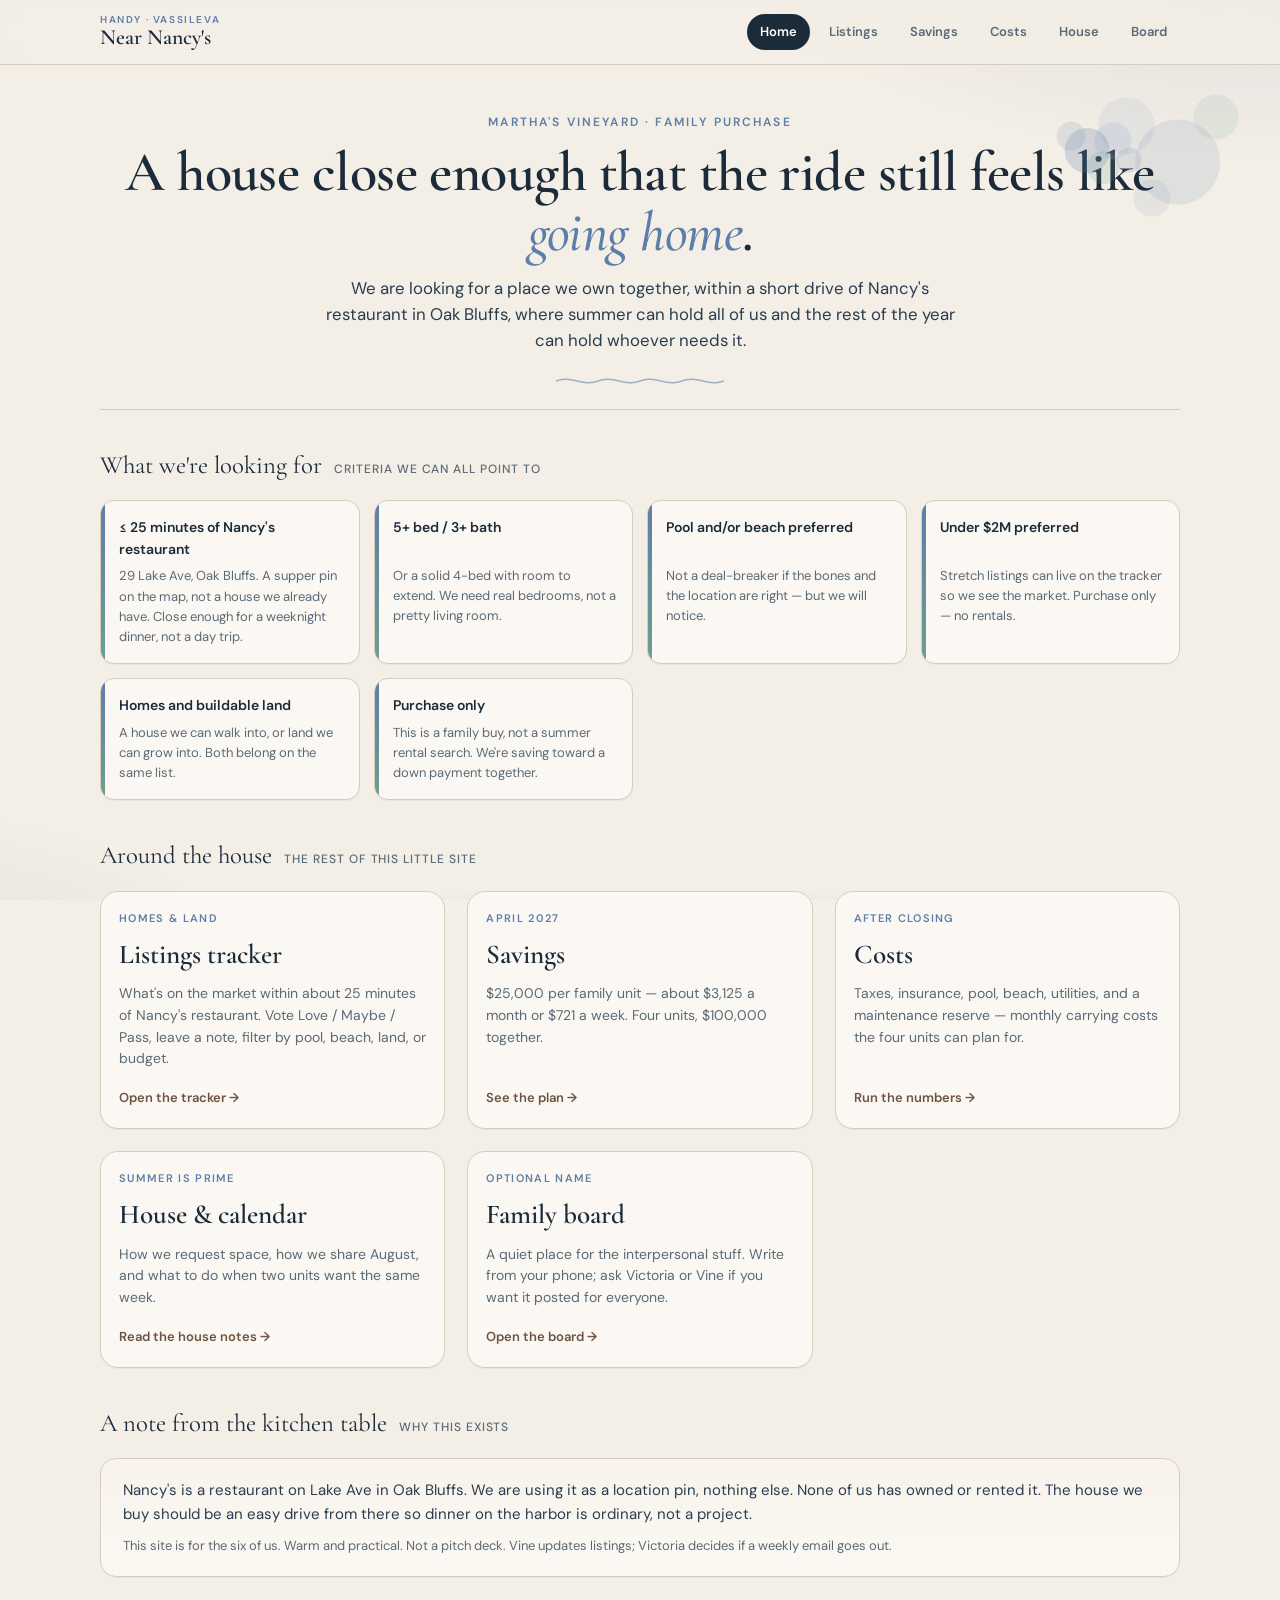
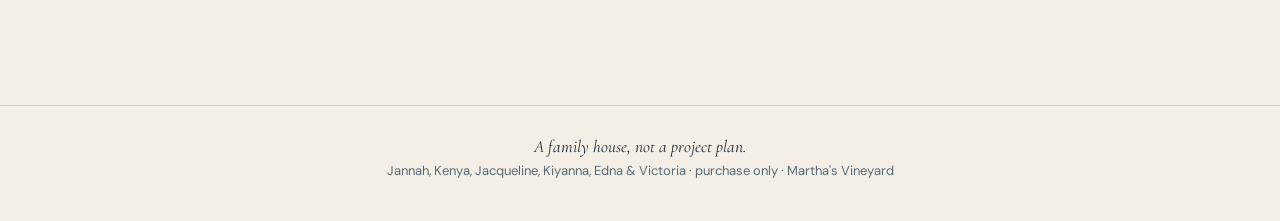
<file: index.html>
<!DOCTYPE html>
<html lang="en">
<head>
  <meta charset="UTF-8" />
  <meta name="viewport" content="width=device-width, initial-scale=1" />
  <title>Near Nancy's — Handy / Vassileva Vineyard house</title>
  <link rel="preconnect" href="https://fonts.googleapis.com" />
  <link rel="preconnect" href="https://fonts.gstatic.com" crossorigin />
  <link href="https://fonts.googleapis.com/css2?family=Cormorant+Garamond:ital,wght@0,500;0,600;1,500&family=DM+Sans:ital,wght@0,400;0,500;0,600;1,400&display=swap" rel="stylesheet" />
  <link rel="stylesheet" href="styles.css" />
</head>
<body>
  <nav class="site-nav">
    <div class="inner">
      <a class="brand" href="index.html">
        <span>Handy · Vassileva</span>
        <strong>Near Nancy's</strong>
      </a>
      <div class="nav-links">
      <a href="index.html" class="active">Home</a>
      <a href="listings.html">Listings</a>
      <a href="savings.html">Savings</a>
      <a href="costs.html">Costs</a>
      <a href="house.html">House</a>
      <a href="board.html">Board</a>
      </div>
    </div>
  </nav>

  <div class="wrap">
    <header class="page-head">
      <div class="bloom" aria-hidden="true"></div>
      <div class="eyebrow">Martha's Vineyard · family purchase</div>
      <h1>A house close enough that the ride still feels like <em>going home</em>.</h1>
      <p class="lede">We are looking for a place we own together, within a short drive of Nancy's restaurant in Oak Bluffs, where summer can hold all of us and the rest of the year can hold whoever needs it.</p>
    </header>

    <div class="section-label">What we're looking for <span>criteria we can all point to</span></div>
    <div class="criteria">
      <div class="criterion">
        <strong>≤ 25 minutes of Nancy's restaurant</strong>
        <span>29 Lake Ave, Oak Bluffs. A supper pin on the map, not a house we already have. Close enough for a weeknight dinner, not a day trip.</span>
      </div>
      <div class="criterion">
        <strong>5+ bed / 3+ bath</strong>
        <span>Or a solid 4-bed with room to extend. We need real bedrooms, not a pretty living room.</span>
      </div>
      <div class="criterion">
        <strong>Pool and/or beach preferred</strong>
        <span>Not a deal-breaker if the bones and the location are right — but we will notice.</span>
      </div>
      <div class="criterion">
        <strong>Under $2M preferred</strong>
        <span>Stretch listings can live on the tracker so we see the market. Purchase only — no rentals.</span>
      </div>
      <div class="criterion">
        <strong>Homes and buildable land</strong>
        <span>A house we can walk into, or land we can grow into. Both belong on the same list.</span>
      </div>
      <div class="criterion">
        <strong>Purchase only</strong>
        <span>This is a family buy, not a summer rental search. We're saving toward a down payment together.</span>
      </div>
    </div>

    <div class="section-label">Around the house <span>the rest of this little site</span></div>
    <div class="grid">
      <a class="card link-card" href="listings.html">
        <div class="card-body">
          <div class="kicker">Homes &amp; land</div>
          <h2>Listings tracker</h2>
          <p>What's on the market within about 25 minutes of Nancy's restaurant. Vote Love / Maybe / Pass, leave a note, filter by pool, beach, land, or budget.</p>
          <div class="go">Open the tracker →</div>
        </div>
      </a>
      <a class="card link-card" href="savings.html">
        <div class="card-body">
          <div class="kicker">April 2027</div>
          <h2>Savings</h2>
          <p>$25,000 per family unit — about $3,125 a month or $721 a week. Four units, $100,000 together.</p>
          <div class="go">See the plan →</div>
        </div>
      </a>
      <a class="card link-card" href="costs.html">
        <div class="card-body">
          <div class="kicker">After closing</div>
          <h2>Costs</h2>
          <p>Taxes, insurance, pool, beach, utilities, and a maintenance reserve — monthly carrying costs the four units can plan for.</p>
          <div class="go">Run the numbers →</div>
        </div>
      </a>
      <a class="card link-card" href="house.html">
        <div class="card-body">
          <div class="kicker">Summer is prime</div>
          <h2>House &amp; calendar</h2>
          <p>How we request space, how we share August, and what to do when two units want the same week.</p>
          <div class="go">Read the house notes →</div>
        </div>
      </a>
      <a class="card link-card" href="board.html">
        <div class="card-body">
          <div class="kicker">Optional name</div>
          <h2>Family board</h2>
          <p>A quiet place for the interpersonal stuff. Write from your phone; ask Victoria or Vine if you want it posted for everyone.</p>
          <div class="go">Open the board →</div>
        </div>
      </a>
    </div>

    <div class="section-label">A note from the kitchen table <span>why this exists</span></div>
    <div class="callout soft-cedar">
      <p>Nancy's is a restaurant on Lake Ave in Oak Bluffs. We are using it as a location pin, nothing else. None of us has owned or rented it. The house we buy should be an easy drive from there so dinner on the harbor is ordinary, not a project.</p>
      <p class="hint">This site is for the six of us. Warm and practical. Not a pitch deck. Vine updates listings; Victoria decides if a weekly email goes out.</p>
    </div>
  </div>
  <footer>
    <p><em>A family house, not a project plan.</em><br/>
    Jannah, Kenya, Jacqueline, Kiyanna, Edna &amp; Victoria · purchase only · Martha's Vineyard</p>
  </footer>

</body>
</html>
</file>
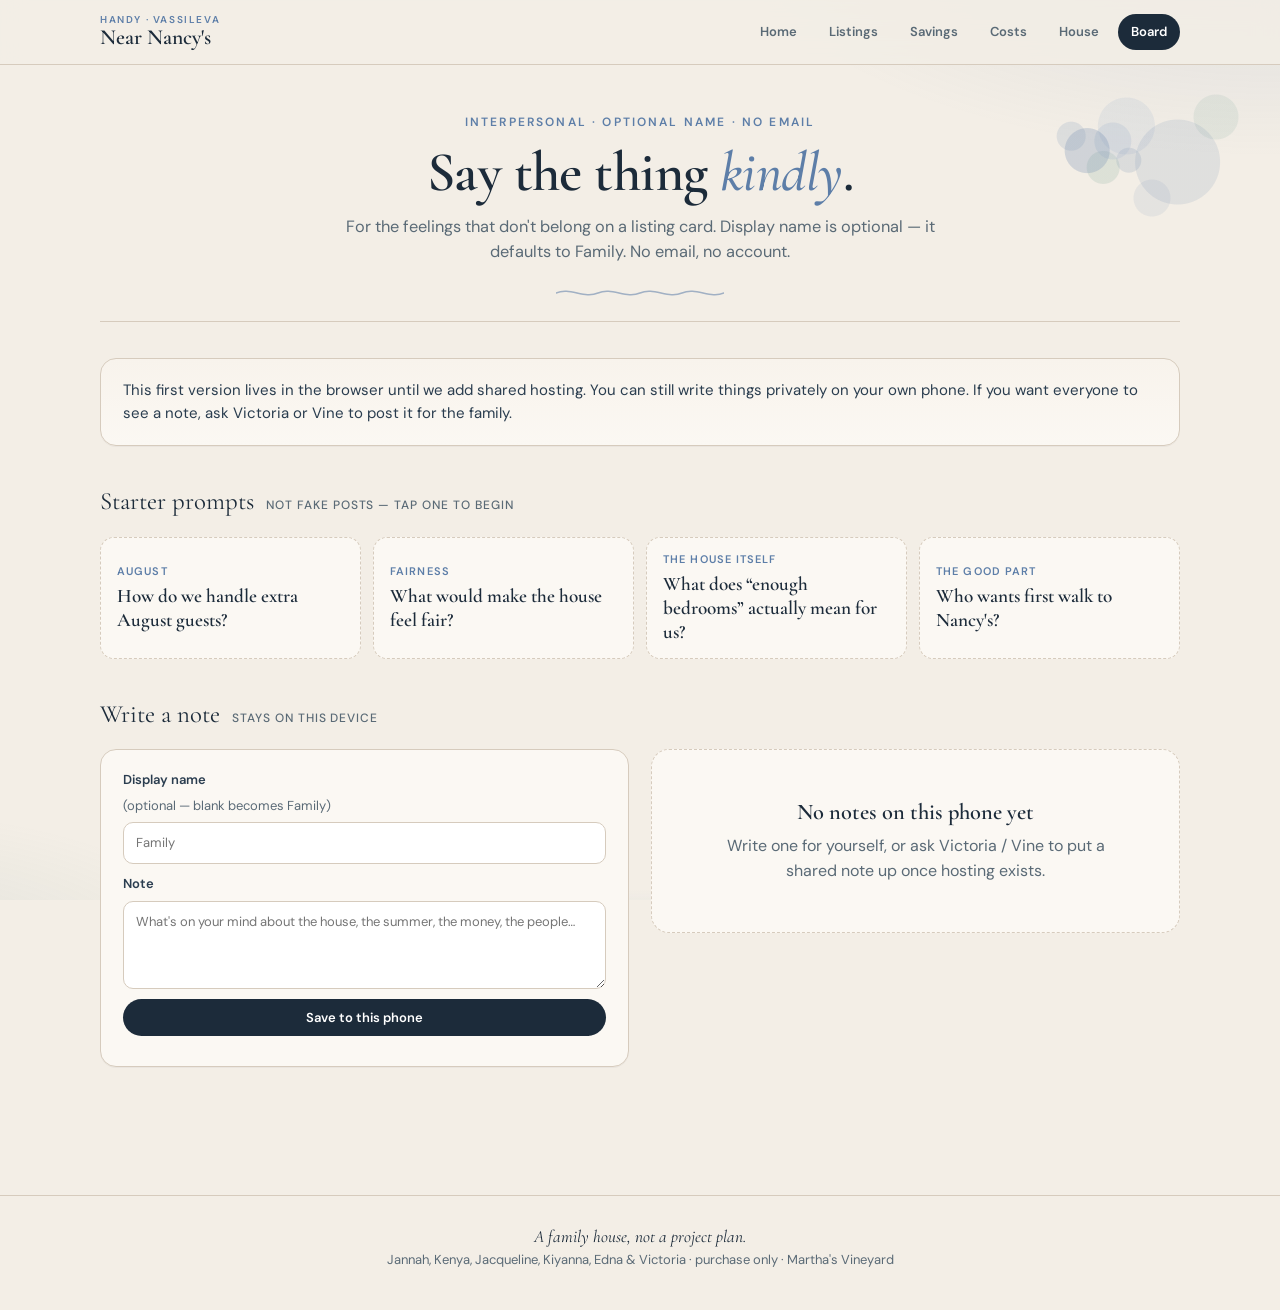
<file: board.html>
<!DOCTYPE html>
<html lang="en">
<head>
  <meta charset="UTF-8" />
  <meta name="viewport" content="width=device-width, initial-scale=1" />
  <title>Family board — Near Nancy's</title>
  <link rel="preconnect" href="https://fonts.googleapis.com" />
  <link rel="preconnect" href="https://fonts.gstatic.com" crossorigin />
  <link href="https://fonts.googleapis.com/css2?family=Cormorant+Garamond:ital,wght@0,500;0,600;1,500&family=DM+Sans:ital,wght@0,400;0,500;0,600;1,400&display=swap" rel="stylesheet" />
  <link rel="stylesheet" href="styles.css" />
</head>
<body>
  <nav class="site-nav">
    <div class="inner">
      <a class="brand" href="index.html">
        <span>Handy · Vassileva</span>
        <strong>Near Nancy's</strong>
      </a>
      <div class="nav-links">
      <a href="index.html">Home</a>
      <a href="listings.html">Listings</a>
      <a href="savings.html">Savings</a>
      <a href="costs.html">Costs</a>
      <a href="house.html">House</a>
      <a href="board.html" class="active">Board</a>
      </div>
    </div>
  </nav>

  <div class="wrap">
    <header class="page-head">
      <div class="bloom" aria-hidden="true"></div>
      <div class="eyebrow">Interpersonal · optional name · no email</div>
      <h1>Say the thing <em>kindly</em>.</h1>
      <p class="sub">For the feelings that don't belong on a listing card. Display name is optional — it defaults to Family. No email, no account.</p>
    </header>

    <div class="callout soft-cedar">
      <p>This first version lives in the browser until we add shared hosting. You can still write things privately on your own phone. If you want everyone to see a note, ask Victoria or Vine to post it for the family.</p>
    </div>

    <div class="section-label">Starter prompts <span>not fake posts — tap one to begin</span></div>
    <div class="prompt-grid" id="prompts">
      <button type="button" class="prompt" data-prompt="How do we handle extra August guests?">
        <small>August</small>
        <span>How do we handle extra August guests?</span>
      </button>
      <button type="button" class="prompt" data-prompt="What would make the house feel fair?">
        <small>Fairness</small>
        <span>What would make the house feel fair?</span>
      </button>
      <button type="button" class="prompt" data-prompt="What does enough bedrooms actually mean for us?">
        <small>The house itself</small>
        <span>What does “enough bedrooms” actually mean for us?</span>
      </button>
      <button type="button" class="prompt" data-prompt="Who wants to be first to walk from our place to Nancy's in the morning?">
        <small>The good part</small>
        <span>Who wants first walk to Nancy's?</span>
      </button>
    </div>

    <div class="section-label">Write a note <span>stays on this device</span></div>
    <div class="two-col">
      <form class="callout" id="board-form">
        <label>Display name <span style="font-weight:400;color:var(--muted)">(optional — blank becomes Family)</span>
          <input type="text" id="display-name" placeholder="Family" maxlength="40" />
        </label>
        <label>Note
          <textarea id="body" required placeholder="What's on your mind about the house, the summer, the money, the people…"></textarea>
        </label>
        <button class="btn primary" type="submit">Save to this phone</button>
        <p class="saved-ok" id="form-msg"></p>
      </form>
      <div>
        <div class="posts" id="posts"></div>
        <div class="empty" id="board-empty">
          <h3>No notes on this phone yet</h3>
          <p>Write one for yourself, or ask Victoria / Vine to put a shared note up once hosting exists.</p>
        </div>
      </div>
    </div>
  </div>
  <footer>
    <p><em>A family house, not a project plan.</em><br/>
    Jannah, Kenya, Jacqueline, Kiyanna, Edna &amp; Victoria · purchase only · Martha's Vineyard</p>
  </footer>

  <script>

    const KEY = "vineyard-board-v1";
    function load() {
      try { return JSON.parse(localStorage.getItem(KEY) || "[]"); } catch (e) { return []; }
    }
    function save(list) { localStorage.setItem(KEY, JSON.stringify(list)); }
    function esc(s) { return String(s || "").replace(/&/g, "&amp;").replace(/</g, "&lt;"); }

    let posts = load();

    function render() {
      const wrap = document.getElementById("posts");
      const empty = document.getElementById("board-empty");
      wrap.innerHTML = "";
      if (!posts.length) {
        empty.hidden = false;
        return;
      }
      empty.hidden = true;
      posts.slice().reverse().forEach((p) => {
        const el = document.createElement("article");
        el.className = "post";
        el.innerHTML =
          '<div style="display:flex;justify-content:space-between;gap:12px;align-items:baseline;flex-wrap:wrap">' +
            '<div class="who">' + esc(p.name) + '</div>' +
            '<div class="when">' + esc(p.when) + '</div>' +
          '</div>' +
          '<p>' + esc(p.body) + '</p>' +
          '<div class="actions"><button type="button" class="btn outline" data-del="' + p.id + '">Remove from this phone</button></div>';
        wrap.appendChild(el);
      });
    }

    document.getElementById("board-form").addEventListener("submit", (e) => {
      e.preventDefault();
      const name = document.getElementById("display-name").value.trim() || "Family";
      const body = document.getElementById("body").value.trim();
      if (!body) return;
      posts.push({
        id: String(Date.now()),
        name,
        body,
        when: new Date().toLocaleString("en-US", { month: "short", day: "numeric", hour: "numeric", minute: "2-digit" })
      });
      save(posts);
      document.getElementById("body").value = "";
      document.getElementById("form-msg").textContent = "Saved on this phone.";
      render();
    });

    document.getElementById("posts").addEventListener("click", (e) => {
      const btn = e.target.closest("[data-del]");
      if (!btn) return;
      posts = posts.filter((p) => p.id !== btn.dataset.del);
      save(posts);
      render();
    });

    document.getElementById("prompts").addEventListener("click", (e) => {
      const card = e.target.closest(".prompt");
      if (!card) return;
      const text = card.dataset.prompt;
      const ta = document.getElementById("body");
      if (!ta.value) ta.value = text + "\n\n";
      else ta.value = ta.value.trim() + "\n\n" + text;
      ta.focus();
      ta.scrollIntoView({ behavior: "smooth", block: "center" });
    });

    render();

  </script>
</body>
</html>
</file>
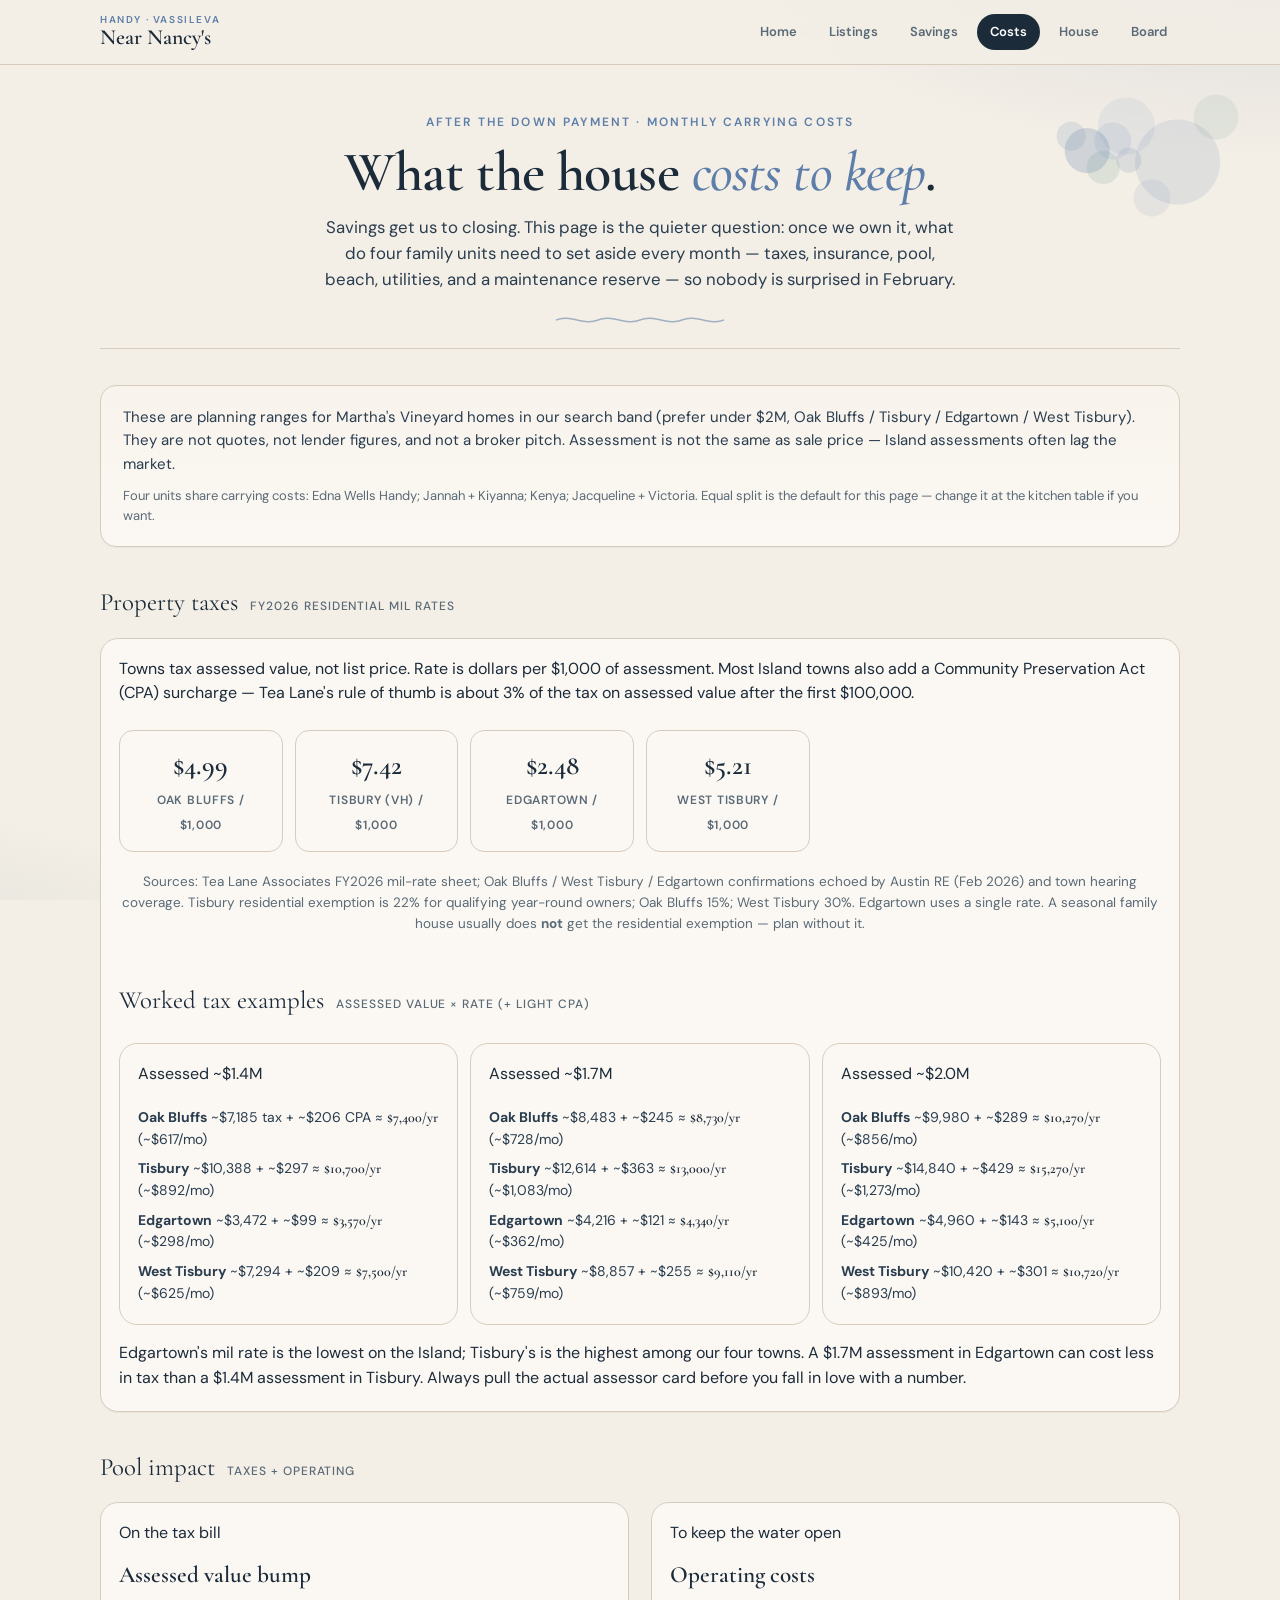
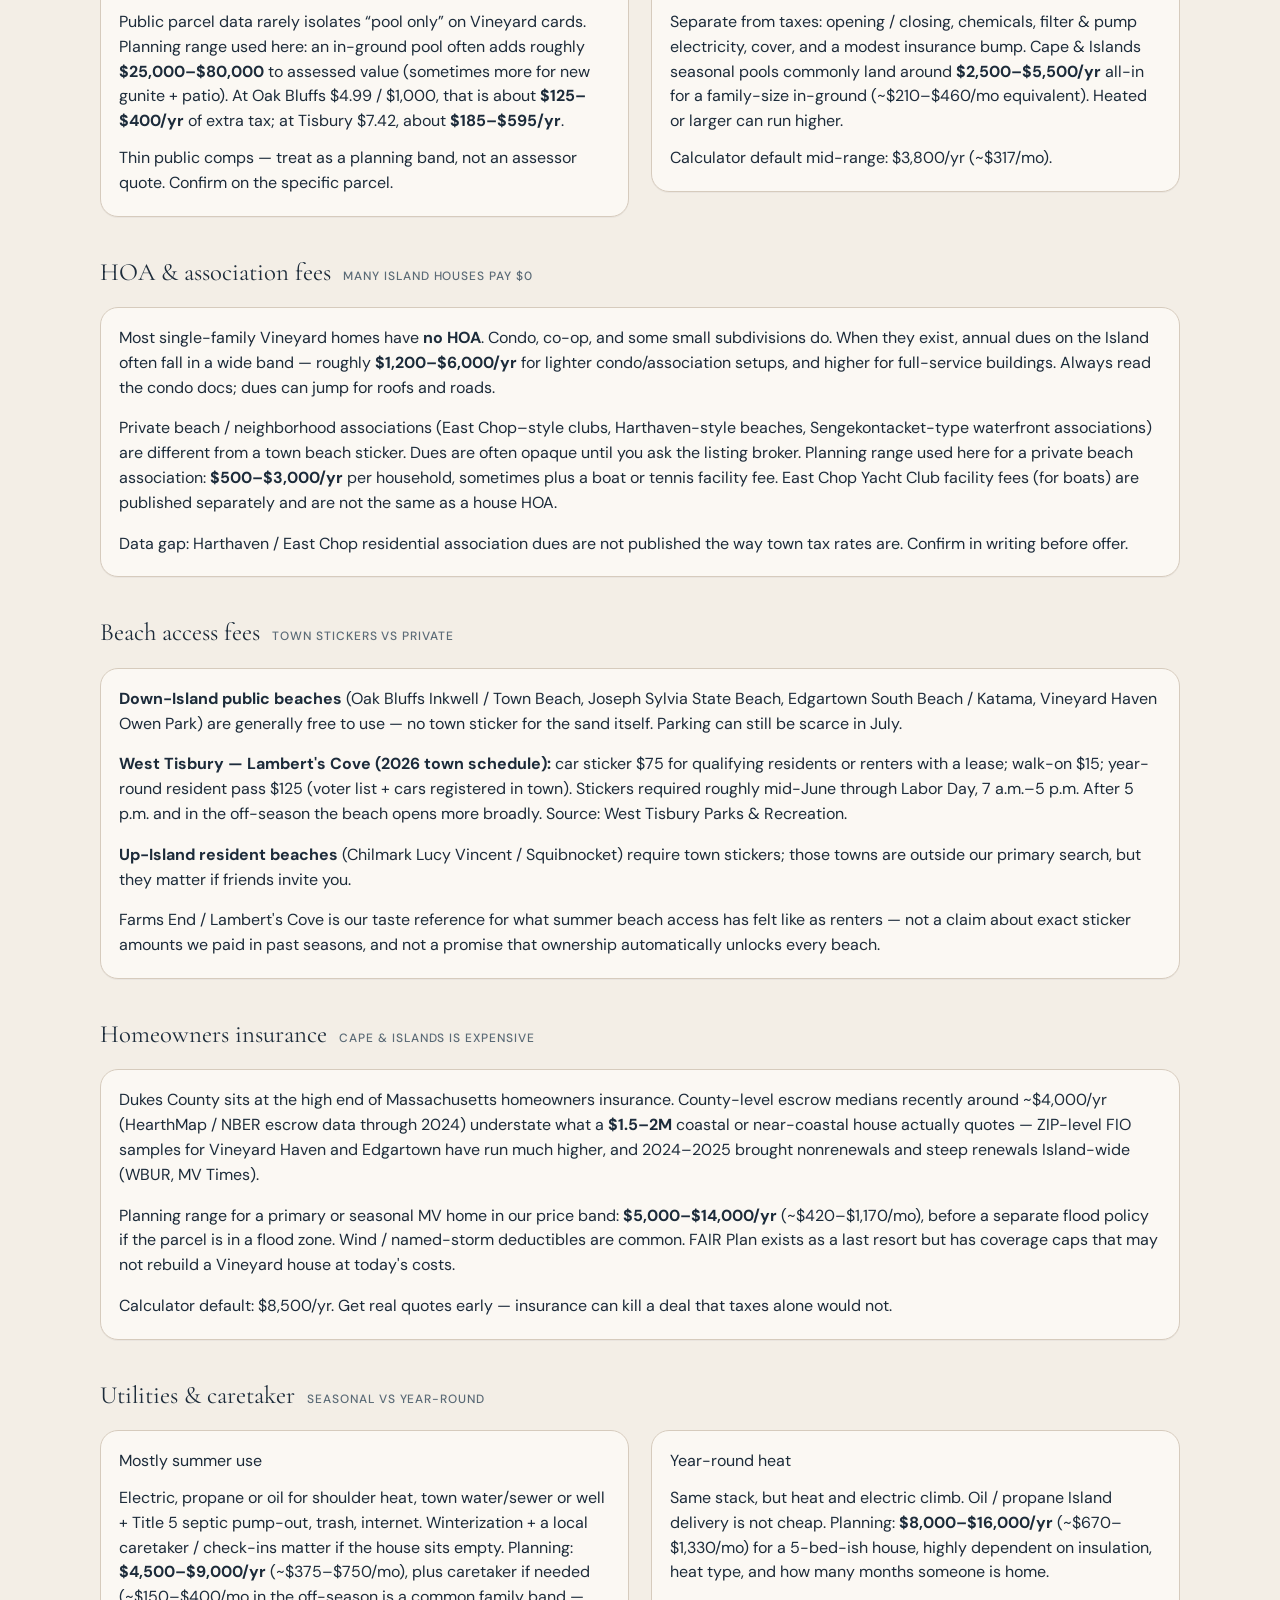
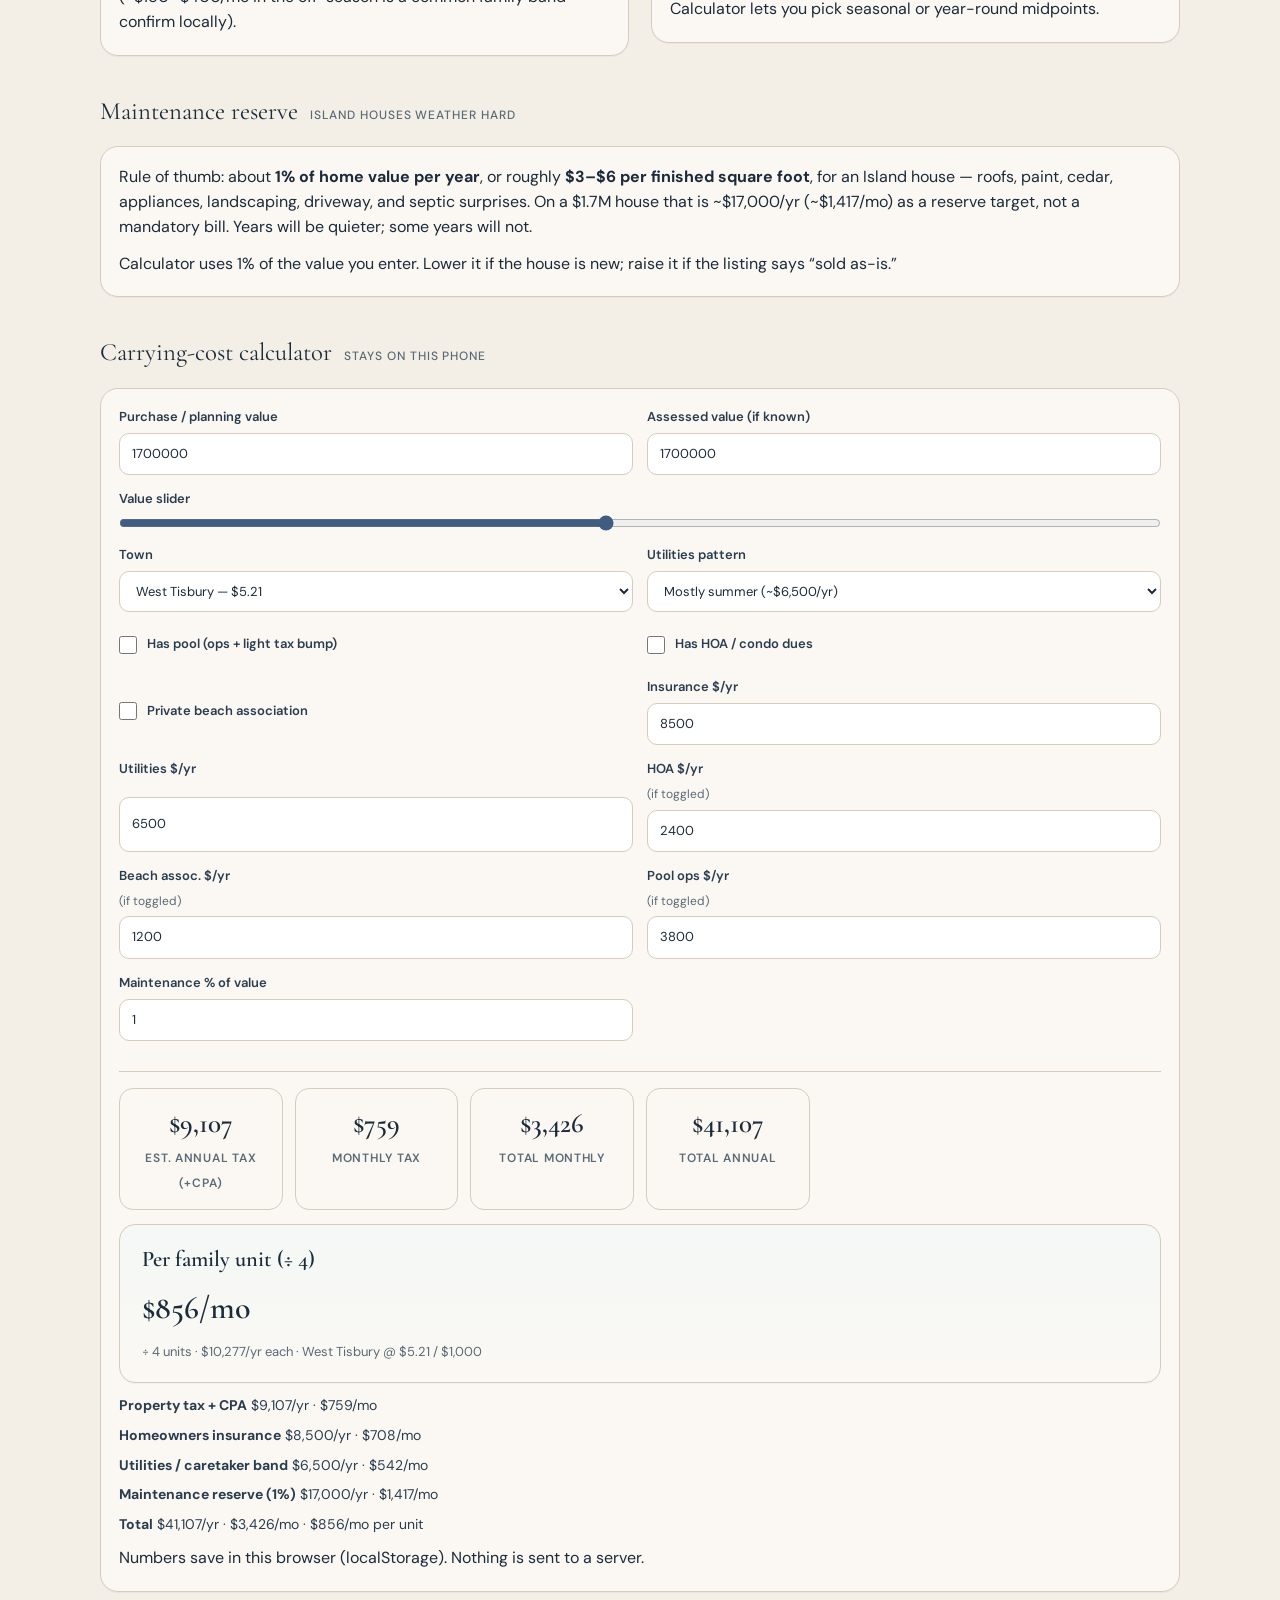
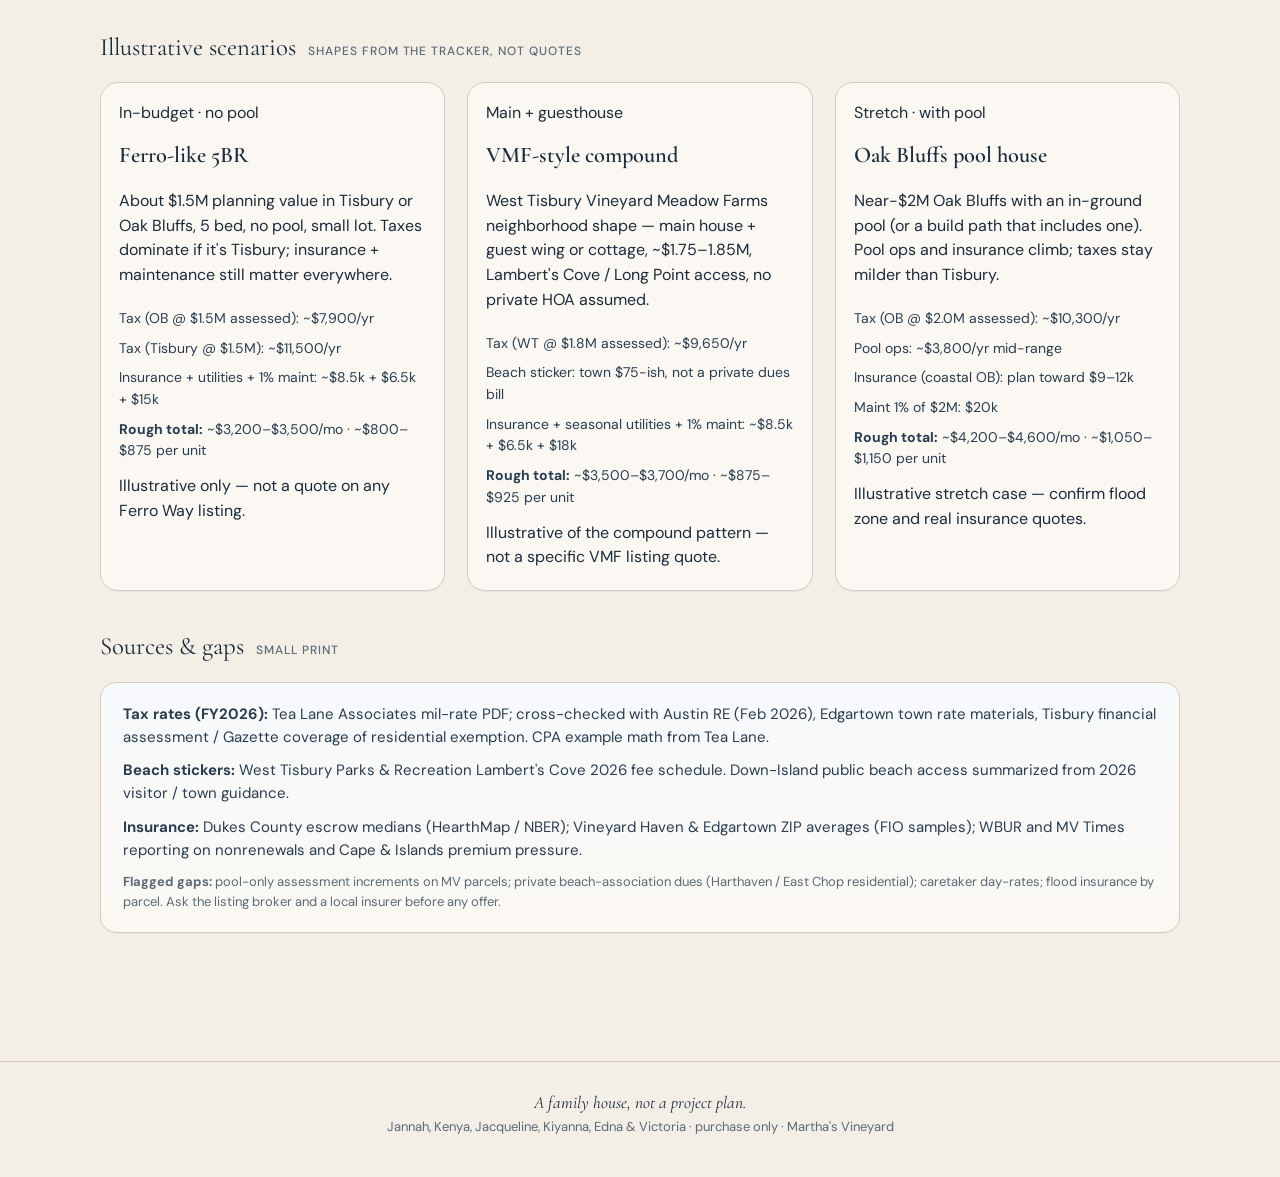
<file: costs.html>
<!DOCTYPE html>
<html lang="en">
<head>
  <meta charset="UTF-8" />
  <meta name="viewport" content="width=device-width, initial-scale=1" />
  <title>Costs — Near Nancy's</title>
  <link rel="preconnect" href="https://fonts.googleapis.com" />
  <link rel="preconnect" href="https://fonts.gstatic.com" crossorigin />
  <link href="https://fonts.googleapis.com/css2?family=Cormorant+Garamond:ital,wght@0,500;0,600;1,500&family=DM+Sans:ital,wght@0,400;0,500;0,600;1,400&display=swap" rel="stylesheet" />
  <link rel="stylesheet" href="styles.css" />
</head>
<body>
  <nav class="site-nav">
    <div class="inner">
      <a class="brand" href="index.html">
        <span>Handy · Vassileva</span>
        <strong>Near Nancy's</strong>
      </a>
      <div class="nav-links">
      <a href="index.html">Home</a>
      <a href="listings.html">Listings</a>
      <a href="savings.html">Savings</a>
      <a href="costs.html" class="active">Costs</a>
      <a href="house.html">House</a>
      <a href="board.html">Board</a>
      </div>
    </div>
  </nav>

  <div class="wrap">
    <header class="page-head">
      <div class="bloom" aria-hidden="true"></div>
      <div class="eyebrow">After the down payment · monthly carrying costs</div>
      <h1>What the house <em>costs to keep</em>.</h1>
      <p class="lede">Savings get us to closing. This page is the quieter question: once we own it, what do four family units need to set aside every month — taxes, insurance, pool, beach, utilities, and a maintenance reserve — so nobody is surprised in February.</p>
    </header>

    <div class="callout soft-cedar">
      <p>These are planning ranges for Martha's Vineyard homes in our search band (prefer under $2M, Oak Bluffs / Tisbury / Edgartown / West Tisbury). They are not quotes, not lender figures, and not a broker pitch. Assessment is not the same as sale price — Island assessments often lag the market.</p>
      <p class="hint">Four units share carrying costs: Edna Wells Handy; Jannah + Kiyanna; Kenya; Jacqueline + Victoria. Equal split is the default for this page — change it at the kitchen table if you want.</p>
    </div>

    <!-- 1. Property taxes -->
    <div class="section-label">Property taxes <span>FY2026 residential mil rates</span></div>
    <div class="card">
      <div class="card-body stack">
        <p>Towns tax assessed value, not list price. Rate is dollars per $1,000 of assessment. Most Island towns also add a Community Preservation Act (CPA) surcharge — Tea Lane's rule of thumb is about 3% of the tax on assessed value after the first $100,000.</p>
        <div class="cheat" style="margin-top:8px">
          <div class="cell"><em>$4.99</em><span>Oak Bluffs / $1,000</span></div>
          <div class="cell"><em>$7.42</em><span>Tisbury (VH) / $1,000</span></div>
          <div class="cell"><em>$2.48</em><span>Edgartown / $1,000</span></div>
          <div class="cell"><em>$5.21</em><span>West Tisbury / $1,000</span></div>
        </div>
        <p class="market-note">Sources: Tea Lane Associates FY2026 mil-rate sheet; Oak Bluffs / West Tisbury / Edgartown confirmations echoed by Austin RE (Feb 2026) and town hearing coverage. Tisbury residential exemption is 22% for qualifying year-round owners; Oak Bluffs 15%; West Tisbury 30%. Edgartown uses a single rate. A seasonal family house usually does <strong>not</strong> get the residential exemption — plan without it.</p>

        <div class="section-label" style="margin:12px 0 8px">Worked tax examples <span>assessed value × rate (+ light CPA)</span></div>
        <div class="grid tax-table-grid">
          <article class="card soft-inset">
            <div class="card-body">
              <div class="kicker">Assessed ~$1.4M</div>
              <ul class="cost-list">
                <li><strong>Oak Bluffs</strong> ~$7,185 tax + ~$206 CPA ≈ <em>$7,400/yr</em> (~$617/mo)</li>
                <li><strong>Tisbury</strong> ~$10,388 + ~$297 ≈ <em>$10,700/yr</em> (~$892/mo)</li>
                <li><strong>Edgartown</strong> ~$3,472 + ~$99 ≈ <em>$3,570/yr</em> (~$298/mo)</li>
                <li><strong>West Tisbury</strong> ~$7,294 + ~$209 ≈ <em>$7,500/yr</em> (~$625/mo)</li>
              </ul>
            </div>
          </article>
          <article class="card soft-inset">
            <div class="card-body">
              <div class="kicker">Assessed ~$1.7M</div>
              <ul class="cost-list">
                <li><strong>Oak Bluffs</strong> ~$8,483 + ~$245 ≈ <em>$8,730/yr</em> (~$728/mo)</li>
                <li><strong>Tisbury</strong> ~$12,614 + ~$363 ≈ <em>$13,000/yr</em> (~$1,083/mo)</li>
                <li><strong>Edgartown</strong> ~$4,216 + ~$121 ≈ <em>$4,340/yr</em> (~$362/mo)</li>
                <li><strong>West Tisbury</strong> ~$8,857 + ~$255 ≈ <em>$9,110/yr</em> (~$759/mo)</li>
              </ul>
            </div>
          </article>
          <article class="card soft-inset">
            <div class="card-body">
              <div class="kicker">Assessed ~$2.0M</div>
              <ul class="cost-list">
                <li><strong>Oak Bluffs</strong> ~$9,980 + ~$289 ≈ <em>$10,270/yr</em> (~$856/mo)</li>
                <li><strong>Tisbury</strong> ~$14,840 + ~$429 ≈ <em>$15,270/yr</em> (~$1,273/mo)</li>
                <li><strong>Edgartown</strong> ~$4,960 + ~$143 ≈ <em>$5,100/yr</em> (~$425/mo)</li>
                <li><strong>West Tisbury</strong> ~$10,420 + ~$301 ≈ <em>$10,720/yr</em> (~$893/mo)</li>
              </ul>
            </div>
          </article>
        </div>
        <p class="hint">Edgartown's mil rate is the lowest on the Island; Tisbury's is the highest among our four towns. A $1.7M assessment in Edgartown can cost less in tax than a $1.4M assessment in Tisbury. Always pull the actual assessor card before you fall in love with a number.</p>
      </div>
    </div>

    <!-- 2. Pool -->
    <div class="section-label">Pool impact <span>taxes + operating</span></div>
    <div class="two-col">
      <div class="card">
        <div class="card-body">
          <div class="kicker">On the tax bill</div>
          <h2 style="font-family:'Cormorant Garamond',Georgia,serif;font-size:1.45rem;margin:4px 0 8px">Assessed value bump</h2>
          <p>Public parcel data rarely isolates “pool only” on Vineyard cards. Planning range used here: an in-ground pool often adds roughly <strong>$25,000–$80,000</strong> to assessed value (sometimes more for new gunite + patio). At Oak Bluffs $4.99 / $1,000, that is about <strong>$125–$400/yr</strong> of extra tax; at Tisbury $7.42, about <strong>$185–$595/yr</strong>.</p>
          <p class="hint">Thin public comps — treat as a planning band, not an assessor quote. Confirm on the specific parcel.</p>
        </div>
      </div>
      <div class="card">
        <div class="card-body">
          <div class="kicker">To keep the water open</div>
          <h2 style="font-family:'Cormorant Garamond',Georgia,serif;font-size:1.45rem;margin:4px 0 8px">Operating costs</h2>
          <p>Separate from taxes: opening / closing, chemicals, filter &amp; pump electricity, cover, and a modest insurance bump. Cape &amp; Islands seasonal pools commonly land around <strong>$2,500–$5,500/yr</strong> all-in for a family-size in-ground (~$210–$460/mo equivalent). Heated or larger can run higher.</p>
          <p class="hint">Calculator default mid-range: $3,800/yr (~$317/mo).</p>
        </div>
      </div>
    </div>

    <!-- 3. HOA -->
    <div class="section-label">HOA &amp; association fees <span>many Island houses pay $0</span></div>
    <div class="card">
      <div class="card-body stack">
        <p>Most single-family Vineyard homes have <strong>no HOA</strong>. Condo, co-op, and some small subdivisions do. When they exist, annual dues on the Island often fall in a wide band — roughly <strong>$1,200–$6,000/yr</strong> for lighter condo/association setups, and higher for full-service buildings. Always read the condo docs; dues can jump for roofs and roads.</p>
        <p>Private beach / neighborhood associations (East Chop–style clubs, Harthaven-style beaches, Sengekontacket-type waterfront associations) are different from a town beach sticker. Dues are often opaque until you ask the listing broker. Planning range used here for a private beach association: <strong>$500–$3,000/yr</strong> per household, sometimes plus a boat or tennis facility fee. East Chop Yacht Club facility fees (for boats) are published separately and are not the same as a house HOA.</p>
        <p class="hint">Data gap: Harthaven / East Chop residential association dues are not published the way town tax rates are. Confirm in writing before offer.</p>
      </div>
    </div>

    <!-- 4. Beach -->
    <div class="section-label">Beach access fees <span>town stickers vs private</span></div>
    <div class="card">
      <div class="card-body stack">
        <p><strong>Down-Island public beaches</strong> (Oak Bluffs Inkwell / Town Beach, Joseph Sylvia State Beach, Edgartown South Beach / Katama, Vineyard Haven Owen Park) are generally free to use — no town sticker for the sand itself. Parking can still be scarce in July.</p>
        <p><strong>West Tisbury — Lambert's Cove (2026 town schedule):</strong> car sticker $75 for qualifying residents or renters with a lease; walk-on $15; year-round resident pass $125 (voter list + cars registered in town). Stickers required roughly mid-June through Labor Day, 7 a.m.–5 p.m. After 5 p.m. and in the off-season the beach opens more broadly. Source: West Tisbury Parks &amp; Recreation.</p>
        <p><strong>Up-Island resident beaches</strong> (Chilmark Lucy Vincent / Squibnocket) require town stickers; those towns are outside our primary search, but they matter if friends invite you.</p>
        <p>Farms End / Lambert's Cove is our taste reference for what summer beach access has felt like as renters — not a claim about exact sticker amounts we paid in past seasons, and not a promise that ownership automatically unlocks every beach.</p>
      </div>
    </div>

    <!-- 5. Insurance -->
    <div class="section-label">Homeowners insurance <span>Cape &amp; Islands is expensive</span></div>
    <div class="card">
      <div class="card-body stack">
        <p>Dukes County sits at the high end of Massachusetts homeowners insurance. County-level escrow medians recently around ~$4,000/yr (HearthMap / NBER escrow data through 2024) understate what a <strong>$1.5–2M</strong> coastal or near-coastal house actually quotes — ZIP-level FIO samples for Vineyard Haven and Edgartown have run much higher, and 2024–2025 brought nonrenewals and steep renewals Island-wide (WBUR, MV Times).</p>
        <p>Planning range for a primary or seasonal MV home in our price band: <strong>$5,000–$14,000/yr</strong> (~$420–$1,170/mo), before a separate flood policy if the parcel is in a flood zone. Wind / named-storm deductibles are common. FAIR Plan exists as a last resort but has coverage caps that may not rebuild a Vineyard house at today's costs.</p>
        <p class="hint">Calculator default: $8,500/yr. Get real quotes early — insurance can kill a deal that taxes alone would not.</p>
      </div>
    </div>

    <!-- 6. Utilities -->
    <div class="section-label">Utilities &amp; caretaker <span>seasonal vs year-round</span></div>
    <div class="two-col">
      <div class="card">
        <div class="card-body">
          <div class="kicker">Mostly summer use</div>
          <p>Electric, propane or oil for shoulder heat, town water/sewer or well + Title 5 septic pump-out, trash, internet. Winterization + a local caretaker / check-ins matter if the house sits empty. Planning: <strong>$4,500–$9,000/yr</strong> (~$375–$750/mo), plus caretaker if needed (~$150–$400/mo in the off-season is a common family band — confirm locally).</p>
        </div>
      </div>
      <div class="card">
        <div class="card-body">
          <div class="kicker">Year-round heat</div>
          <p>Same stack, but heat and electric climb. Oil / propane Island delivery is not cheap. Planning: <strong>$8,000–$16,000/yr</strong> (~$670–$1,330/mo) for a 5-bed-ish house, highly dependent on insulation, heat type, and how many months someone is home.</p>
          <p class="hint">Calculator lets you pick seasonal or year-round midpoints.</p>
        </div>
      </div>
    </div>

    <!-- 7. Maintenance -->
    <div class="section-label">Maintenance reserve <span>Island houses weather hard</span></div>
    <div class="card">
      <div class="card-body">
        <p>Rule of thumb: about <strong>1% of home value per year</strong>, or roughly <strong>$3–$6 per finished square foot</strong>, for an Island house — roofs, paint, cedar, appliances, landscaping, driveway, and septic surprises. On a $1.7M house that is ~$17,000/yr (~$1,417/mo) as a reserve target, not a mandatory bill. Years will be quieter; some years will not.</p>
        <p class="hint">Calculator uses 1% of the value you enter. Lower it if the house is new; raise it if the listing says “sold as-is.”</p>
      </div>
    </div>

    <!-- 8. Calculator -->
    <div class="section-label">Carrying-cost calculator <span>stays on this phone</span></div>
    <div class="card calc-card">
      <div class="card-body">
        <form id="cost-form" class="form-grid" autocomplete="off">
          <label>Purchase / planning value
            <input type="number" id="value" min="500000" max="4000000" step="25000" value="1700000" />
          </label>
          <label>Assessed value (if known)
            <input type="number" id="assessed" min="0" max="4000000" step="25000" value="1700000" />
          </label>
          <label class="full">Value slider
            <input type="range" id="value-range" min="1000000" max="2500000" step="25000" value="1700000" />
          </label>
          <label>Town
            <select id="town">
              <option value="oak-bluffs">Oak Bluffs — $4.99</option>
              <option value="tisbury">Tisbury (VH) — $7.42</option>
              <option value="edgartown">Edgartown — $2.48</option>
              <option value="west-tisbury" selected>West Tisbury — $5.21</option>
            </select>
          </label>
          <label>Utilities pattern
            <select id="utilities">
              <option value="seasonal" selected>Mostly summer (~$6,500/yr)</option>
              <option value="yearround">Year-round heat (~$11,000/yr)</option>
              <option value="custom">Custom $/yr (edit below)</option>
            </select>
          </label>
          <label class="toggle-row"><input type="checkbox" id="has-pool" /> Has pool (ops + light tax bump)</label>
          <label class="toggle-row"><input type="checkbox" id="has-hoa" /> Has HOA / condo dues</label>
          <label class="toggle-row"><input type="checkbox" id="has-beach" /> Private beach association</label>
          <label>Insurance $/yr
            <input type="number" id="insurance" min="0" step="100" value="8500" />
          </label>
          <label>Utilities $/yr
            <input type="number" id="utilities-custom" min="0" step="100" value="6500" />
          </label>
          <label>HOA $/yr <span class="muted-inline">(if toggled)</span>
            <input type="number" id="hoa" min="0" step="100" value="2400" />
          </label>
          <label>Beach assoc. $/yr <span class="muted-inline">(if toggled)</span>
            <input type="number" id="beach" min="0" step="50" value="1200" />
          </label>
          <label>Pool ops $/yr <span class="muted-inline">(if toggled)</span>
            <input type="number" id="pool-ops" min="0" step="100" value="3800" />
          </label>
          <label>Maintenance % of value
            <input type="number" id="maint-pct" min="0" max="3" step="0.1" value="1" />
          </label>
        </form>

        <div class="calc-out" id="calc-out" aria-live="polite">
          <div class="cheat" id="calc-cheat"></div>
          <div class="callout soft-green" style="margin-top:14px">
            <h3>Per family unit (÷ 4)</h3>
            <div class="money" id="per-unit" style="font-family:'Cormorant Garamond',Georgia,serif;font-size:2rem;font-weight:600">—</div>
            <p class="hint" id="per-unit-note">Edna; Jannah + Kiyanna; Kenya; Jacqueline + Victoria — equal shares for planning.</p>
          </div>
          <ul class="cost-list" id="calc-breakdown" style="margin-top:12px"></ul>
          <p class="hint" style="margin-top:10px">Numbers save in this browser (localStorage). Nothing is sent to a server.</p>
        </div>
      </div>
    </div>

    <!-- 9. Scenarios -->
    <div class="section-label">Illustrative scenarios <span>shapes from the tracker, not quotes</span></div>
    <div class="grid">
      <article class="card">
        <div class="card-body">
          <div class="kicker">In-budget · no pool</div>
          <h2 style="font-family:'Cormorant Garamond',Georgia,serif;font-size:1.4rem;margin:4px 0 8px">Ferro-like 5BR</h2>
          <p>About $1.5M planning value in Tisbury or Oak Bluffs, 5 bed, no pool, small lot. Taxes dominate if it's Tisbury; insurance + maintenance still matter everywhere.</p>
          <ul class="cost-list">
            <li>Tax (OB @ $1.5M assessed): ~$7,900/yr</li>
            <li>Tax (Tisbury @ $1.5M): ~$11,500/yr</li>
            <li>Insurance + utilities + 1% maint: ~$8.5k + $6.5k + $15k</li>
            <li><strong>Rough total:</strong> ~$3,200–$3,500/mo · ~$800–$875 per unit</li>
          </ul>
          <p class="hint">Illustrative only — not a quote on any Ferro Way listing.</p>
        </div>
      </article>
      <article class="card">
        <div class="card-body">
          <div class="kicker">Main + guesthouse</div>
          <h2 style="font-family:'Cormorant Garamond',Georgia,serif;font-size:1.4rem;margin:4px 0 8px">VMF-style compound</h2>
          <p>West Tisbury Vineyard Meadow Farms neighborhood shape — main house + guest wing or cottage, ~$1.75–1.85M, Lambert's Cove / Long Point access, no private HOA assumed.</p>
          <ul class="cost-list">
            <li>Tax (WT @ $1.8M assessed): ~$9,650/yr</li>
            <li>Beach sticker: town $75-ish, not a private dues bill</li>
            <li>Insurance + seasonal utilities + 1% maint: ~$8.5k + $6.5k + $18k</li>
            <li><strong>Rough total:</strong> ~$3,500–$3,700/mo · ~$875–$925 per unit</li>
          </ul>
          <p class="hint">Illustrative of the compound pattern — not a specific VMF listing quote.</p>
        </div>
      </article>
      <article class="card">
        <div class="card-body">
          <div class="kicker">Stretch · with pool</div>
          <h2 style="font-family:'Cormorant Garamond',Georgia,serif;font-size:1.4rem;margin:4px 0 8px">Oak Bluffs pool house</h2>
          <p>Near-$2M Oak Bluffs with an in-ground pool (or a build path that includes one). Pool ops and insurance climb; taxes stay milder than Tisbury.</p>
          <ul class="cost-list">
            <li>Tax (OB @ $2.0M assessed): ~$10,300/yr</li>
            <li>Pool ops: ~$3,800/yr mid-range</li>
            <li>Insurance (coastal OB): plan toward $9–12k</li>
            <li>Maint 1% of $2M: $20k</li>
            <li><strong>Rough total:</strong> ~$4,200–$4,600/mo · ~$1,050–$1,150 per unit</li>
          </ul>
          <p class="hint">Illustrative stretch case — confirm flood zone and real insurance quotes.</p>
        </div>
      </article>
    </div>

    <div class="section-label">Sources &amp; gaps <span>small print</span></div>
    <div class="callout soft-blue">
      <p><strong>Tax rates (FY2026):</strong> Tea Lane Associates mil-rate PDF; cross-checked with Austin RE (Feb 2026), Edgartown town rate materials, Tisbury financial assessment / Gazette coverage of residential exemption. CPA example math from Tea Lane.</p>
      <p><strong>Beach stickers:</strong> West Tisbury Parks &amp; Recreation Lambert's Cove 2026 fee schedule. Down-Island public beach access summarized from 2026 visitor / town guidance.</p>
      <p><strong>Insurance:</strong> Dukes County escrow medians (HearthMap / NBER); Vineyard Haven &amp; Edgartown ZIP averages (FIO samples); WBUR and MV Times reporting on nonrenewals and Cape &amp; Islands premium pressure.</p>
      <p class="hint"><strong>Flagged gaps:</strong> pool-only assessment increments on MV parcels; private beach-association dues (Harthaven / East Chop residential); caretaker day-rates; flood insurance by parcel. Ask the listing broker and a local insurer before any offer.</p>
    </div>
  </div>

  <footer>
    <p><em>A family house, not a project plan.</em><br/>
    Jannah, Kenya, Jacqueline, Kiyanna, Edna &amp; Victoria · purchase only · Martha's Vineyard</p>
  </footer>

  <script>
  (function () {
    const KEY = "vineyard-costs-v1";
    const RATES = {
      "oak-bluffs": { name: "Oak Bluffs", rate: 4.99 },
      "tisbury": { name: "Tisbury", rate: 7.42 },
      "edgartown": { name: "Edgartown", rate: 2.48 },
      "west-tisbury": { name: "West Tisbury", rate: 5.21 }
    };
    const POOL_ASSESS_BUMP = 50000; // planning midpoint
    const UNITS = 4;

    const els = {
      value: document.getElementById("value"),
      assessed: document.getElementById("assessed"),
      range: document.getElementById("value-range"),
      town: document.getElementById("town"),
      utilities: document.getElementById("utilities"),
      hasPool: document.getElementById("has-pool"),
      hasHoa: document.getElementById("has-hoa"),
      hasBeach: document.getElementById("has-beach"),
      insurance: document.getElementById("insurance"),
      utilitiesCustom: document.getElementById("utilities-custom"),
      hoa: document.getElementById("hoa"),
      beach: document.getElementById("beach"),
      poolOps: document.getElementById("pool-ops"),
      maintPct: document.getElementById("maint-pct")
    };

    function fmt(n) {
      return Number(n || 0).toLocaleString("en-US", {
        style: "currency", currency: "USD", maximumFractionDigits: 0
      });
    }

    function load() {
      try { return JSON.parse(localStorage.getItem(KEY) || "null"); } catch (e) { return null; }
    }
    function save(state) {
      try { localStorage.setItem(KEY, JSON.stringify(state)); } catch (e) {}
    }

    function readState() {
      return {
        value: Number(els.value.value) || 0,
        assessed: Number(els.assessed.value) || 0,
        town: els.town.value,
        utilities: els.utilities.value,
        hasPool: els.hasPool.checked,
        hasHoa: els.hasHoa.checked,
        hasBeach: els.hasBeach.checked,
        insurance: Number(els.insurance.value) || 0,
        utilitiesCustom: Number(els.utilitiesCustom.value) || 0,
        hoa: Number(els.hoa.value) || 0,
        beach: Number(els.beach.value) || 0,
        poolOps: Number(els.poolOps.value) || 0,
        maintPct: Number(els.maintPct.value) || 0
      };
    }

    function applyState(s) {
      if (!s) return;
      Object.keys(els).forEach(function (k) {
        if (s[k] == null || !els[k]) return;
        if (els[k].type === "checkbox") els[k].checked = !!s[k];
        else els[k].value = s[k];
      });
      if (s.value) els.range.value = Math.min(2500000, Math.max(1000000, s.value));
      syncUtilitiesMode();
    }

    function syncUtilitiesMode() {
      const mode = els.utilities.value;
      if (mode === "seasonal") els.utilitiesCustom.value = 6500;
      if (mode === "yearround") els.utilitiesCustom.value = 11000;
      els.utilitiesCustom.disabled = mode !== "custom" && mode !== "seasonal" && mode !== "yearround"
        ? false : (mode === "custom" ? false : true);
      // Allow editing always but reset on mode change — keep enabled for custom tweaks
      els.utilitiesCustom.disabled = false;
    }

    function taxAnnual(assessed, rate) {
      const base = (assessed / 1000) * rate;
      const cpaBase = Math.max(0, assessed - 100000);
      const cpa = ((cpaBase / 1000) * rate) * 0.03;
      return { base: base, cpa: cpa, total: base + cpa };
    }

    function compute() {
      const s = readState();
      const town = RATES[s.town] || RATES["west-tisbury"];
      let assessed = s.assessed > 0 ? s.assessed : s.value;
      if (s.hasPool) assessed += POOL_ASSESS_BUMP;

      const tax = taxAnnual(assessed, town.rate);
      const poolOps = s.hasPool ? s.poolOps : 0;
      const hoa = s.hasHoa ? s.hoa : 0;
      const beach = s.hasBeach ? s.beach : 0;
      const insurance = s.insurance;
      const utilities = s.utilitiesCustom;
      const maint = s.value * (s.maintPct / 100);

      const annual =
        tax.total + poolOps + hoa + beach + insurance + utilities + maint;
      const monthly = annual / 12;
      const perUnit = monthly / UNITS;

      document.getElementById("calc-cheat").innerHTML =
        '<div class="cell"><em>' + fmt(tax.total) + '</em><span>Est. annual tax (+CPA)</span></div>' +
        '<div class="cell"><em>' + fmt(tax.total / 12) + '</em><span>Monthly tax</span></div>' +
        '<div class="cell"><em>' + fmt(monthly) + '</em><span>Total monthly</span></div>' +
        '<div class="cell"><em>' + fmt(annual) + '</em><span>Total annual</span></div>';

      document.getElementById("per-unit").textContent = fmt(perUnit) + "/mo";
      document.getElementById("per-unit-note").textContent =
        "÷ 4 units · " + fmt(perUnit * 12) + "/yr each · " + town.name +
        " @ $" + town.rate + " / $1,000" +
        (s.hasPool ? " · includes ~$50k pool assessment bump" : "");

      const rows = [
        ["Property tax + CPA", tax.total],
        ["Homeowners insurance", insurance],
        ["Utilities / caretaker band", utilities],
        ["Maintenance reserve (" + s.maintPct + "%)", maint]
      ];
      if (s.hasPool) rows.push(["Pool operating", poolOps]);
      if (s.hasHoa) rows.push(["HOA / condo", hoa]);
      if (s.hasBeach) rows.push(["Private beach association", beach]);

      document.getElementById("calc-breakdown").innerHTML = rows.map(function (r) {
        return "<li><strong>" + r[0] + "</strong> " + fmt(r[1]) + "/yr · " + fmt(r[1] / 12) + "/mo</li>";
      }).join("") +
        "<li><strong>Total</strong> " + fmt(annual) + "/yr · " + fmt(monthly) + "/mo · " +
        fmt(perUnit) + "/mo per unit</li>";

      save(s);
    }

    // Restore
    applyState(load());

    // Sync value ↔ range ↔ assessed (assessed follows value unless user diverged — keep simple: range drives both)
    els.range.addEventListener("input", function () {
      els.value.value = els.range.value;
      els.assessed.value = els.range.value;
      compute();
    });
    els.value.addEventListener("input", function () {
      const v = Number(els.value.value) || 0;
      els.range.value = Math.min(2500000, Math.max(1000000, v));
      compute();
    });
    els.utilities.addEventListener("change", function () {
      const mode = els.utilities.value;
      if (mode === "seasonal") els.utilitiesCustom.value = 6500;
      if (mode === "yearround") els.utilitiesCustom.value = 11000;
      compute();
    });

    document.getElementById("cost-form").addEventListener("input", compute);
    document.getElementById("cost-form").addEventListener("change", compute);
    compute();
  })();
  </script>
</body>
</html>
</file>
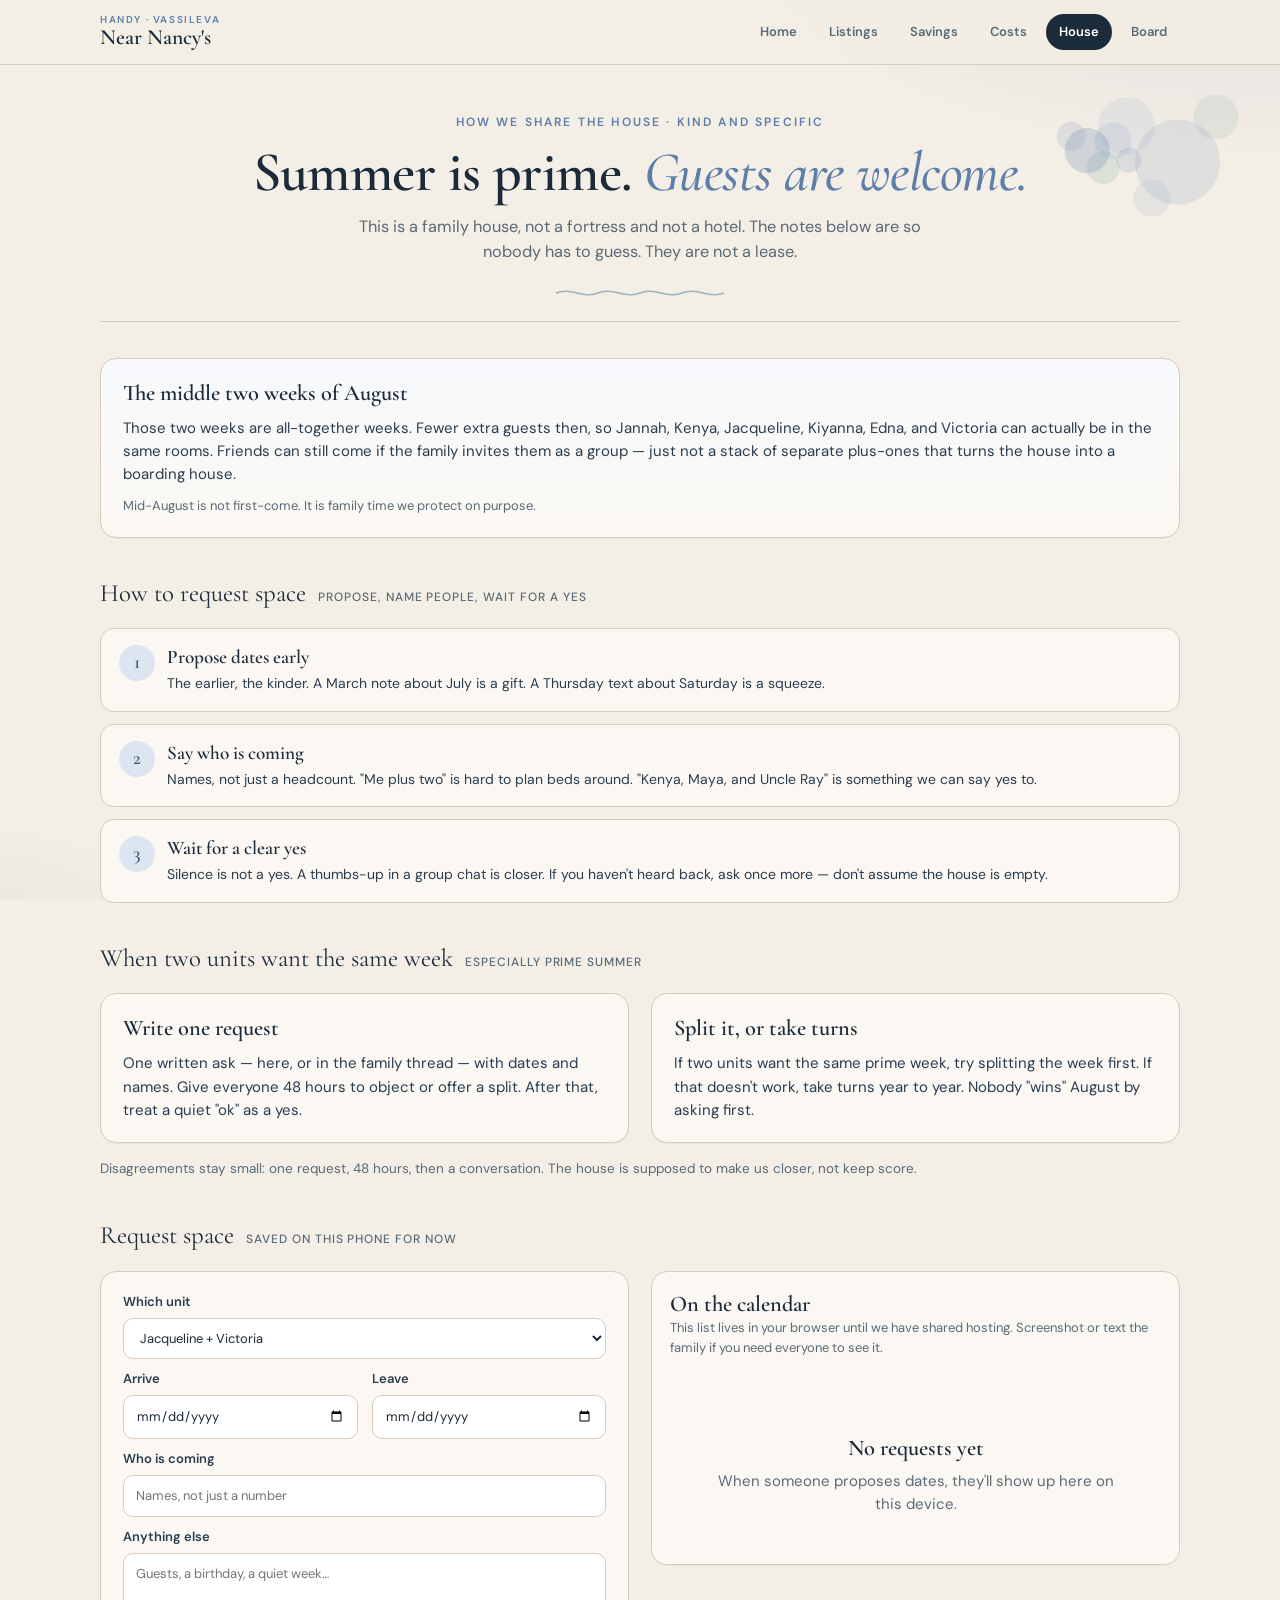
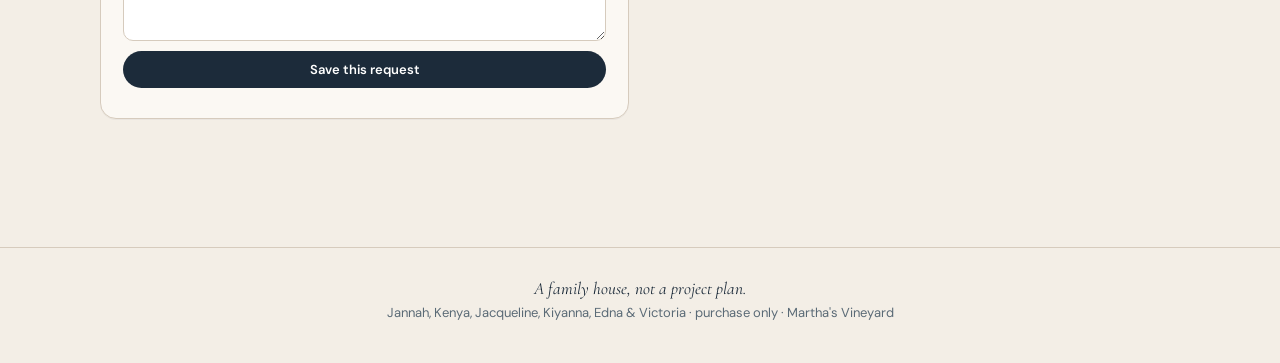
<file: house.html>
<!DOCTYPE html>
<html lang="en">
<head>
  <meta charset="UTF-8" />
  <meta name="viewport" content="width=device-width, initial-scale=1" />
  <title>House & calendar — Near Nancy's</title>
  <link rel="preconnect" href="https://fonts.googleapis.com" />
  <link rel="preconnect" href="https://fonts.gstatic.com" crossorigin />
  <link href="https://fonts.googleapis.com/css2?family=Cormorant+Garamond:ital,wght@0,500;0,600;1,500&family=DM+Sans:ital,wght@0,400;0,500;0,600;1,400&display=swap" rel="stylesheet" />
  <link rel="stylesheet" href="styles.css" />
</head>
<body>
  <nav class="site-nav">
    <div class="inner">
      <a class="brand" href="index.html">
        <span>Handy · Vassileva</span>
        <strong>Near Nancy's</strong>
      </a>
      <div class="nav-links">
      <a href="index.html">Home</a>
      <a href="listings.html">Listings</a>
      <a href="savings.html">Savings</a>
      <a href="costs.html">Costs</a>
      <a href="house.html" class="active">House</a>
      <a href="board.html">Board</a>
      </div>
    </div>
  </nav>

  <div class="wrap">
    <header class="page-head">
      <div class="bloom" aria-hidden="true"></div>
      <div class="eyebrow">How we share the house · kind and specific</div>
      <h1>Summer is prime. <em>Guests are welcome.</em></h1>
      <p class="sub">This is a family house, not a fortress and not a hotel. The notes below are so nobody has to guess. They are not a lease.</p>
    </header>

    <div class="callout soft-blue">
      <h3>The middle two weeks of August</h3>
      <p>Those two weeks are all-together weeks. Fewer extra guests then, so Jannah, Kenya, Jacqueline, Kiyanna, Edna, and Victoria can actually be in the same rooms. Friends can still come if the family invites them as a group — just not a stack of separate plus-ones that turns the house into a boarding house.</p>
      <p class="hint">Mid-August is not first-come. It is family time we protect on purpose.</p>
    </div>

    <div class="section-label">How to request space <span>propose, name people, wait for a yes</span></div>
    <ol class="rule-list">
      <li>
        <div class="rule-num">1</div>
        <div>
          <h3>Propose dates early</h3>
          <p>The earlier, the kinder. A March note about July is a gift. A Thursday text about Saturday is a squeeze.</p>
        </div>
      </li>
      <li>
        <div class="rule-num">2</div>
        <div>
          <h3>Say who is coming</h3>
          <p>Names, not just a headcount. "Me plus two" is hard to plan beds around. "Kenya, Maya, and Uncle Ray" is something we can say yes to.</p>
        </div>
      </li>
      <li>
        <div class="rule-num">3</div>
        <div>
          <h3>Wait for a clear yes</h3>
          <p>Silence is not a yes. A thumbs-up in a group chat is closer. If you haven't heard back, ask once more — don't assume the house is empty.</p>
        </div>
      </li>
    </ol>

    <div class="section-label">When two units want the same week <span>especially prime summer</span></div>
    <div class="two-col">
      <div class="callout">
        <h3>Write one request</h3>
        <p>One written ask — here, or in the family thread — with dates and names. Give everyone 48 hours to object or offer a split. After that, treat a quiet "ok" as a yes.</p>
      </div>
      <div class="callout">
        <h3>Split it, or take turns</h3>
        <p>If two units want the same prime week, try splitting the week first. If that doesn't work, take turns year to year. Nobody "wins" August by asking first.</p>
      </div>
    </div>
    <p class="market-note" style="text-align:left;margin-top:16px">Disagreements stay small: one request, 48 hours, then a conversation. The house is supposed to make us closer, not keep score.</p>

    <div class="section-label">Request space <span>saved on this phone for now</span></div>
    <div class="two-col">
      <form class="callout" id="request-form">
        <label>Which unit
          <select id="unit" required>
            <option>Jacqueline + Victoria</option>
            <option>Jannah + Kiyanna</option>
            <option>Kenya</option>
            <option>Edna</option>
          </select>
        </label>
        <div class="form-grid">
          <label>Arrive <input type="date" id="start" required /></label>
          <label>Leave <input type="date" id="end" required /></label>
        </div>
        <label>Who is coming
          <input type="text" id="who" required placeholder="Names, not just a number" />
        </label>
        <label>Anything else
          <textarea id="notes" placeholder="Guests, a birthday, a quiet week…"></textarea>
        </label>
        <button class="btn primary" type="submit">Save this request</button>
        <p class="saved-ok" id="form-msg"></p>
      </form>
      <div class="callout" style="padding:0;overflow:hidden">
        <div style="padding:18px 18px 8px">
          <h3>On the calendar</h3>
          <p class="hint" style="color:var(--muted);font-size:13px">This list lives in your browser until we have shared hosting. Screenshot or text the family if you need everyone to see it.</p>
        </div>
        <div id="requests"></div>
        <div class="empty" id="req-empty" style="border:none;border-radius:0">
          <h3>No requests yet</h3>
          <p>When someone proposes dates, they'll show up here on this device.</p>
        </div>
      </div>
    </div>
  </div>
  <footer>
    <p><em>A family house, not a project plan.</em><br/>
    Jannah, Kenya, Jacqueline, Kiyanna, Edna &amp; Victoria · purchase only · Martha's Vineyard</p>
  </footer>

  <script>

    const KEY = "vineyard-space-requests-v1";
    function load() {
      try { return JSON.parse(localStorage.getItem(KEY) || "[]"); } catch (e) { return []; }
    }
    function save(list) { localStorage.setItem(KEY, JSON.stringify(list)); }

    function fmtRange(start, end) {
      try {
        const a = new Date(start + "T12:00:00");
        const b = new Date(end + "T12:00:00");
        const opts = { month: "short", day: "numeric", year: "numeric" };
        return a.toLocaleDateString("en-US", opts) + " – " + b.toLocaleDateString("en-US", opts);
      } catch (e) {
        return start + " – " + end;
      }
    }

    function isMidAugust(start, end) {
      const a = new Date(start + "T12:00:00");
      const b = new Date(end + "T12:00:00");
      // middle two weeks of August: roughly Aug 8–21
      function inWindow(d) {
        return d.getMonth() === 7 && d.getDate() >= 8 && d.getDate() <= 21;
      }
      return inWindow(a) || inWindow(b);
    }

    let requests = load();

    function render() {
      const list = document.getElementById("requests");
      const empty = document.getElementById("req-empty");
      list.innerHTML = "";
      if (!requests.length) {
        empty.hidden = false;
        return;
      }
      empty.hidden = true;
      requests.slice().reverse().forEach((r) => {
        const el = document.createElement("div");
        el.className = "request-item";
        const flag = isMidAugust(r.start, r.end)
          ? '<p class="hint" style="margin-top:6px;color:var(--hydrangea-deep);font-size:13px">Touches the all-together August weeks — talk it through, not first-come.</p>'
          : "";
        el.innerHTML =
          '<div class="when">' + fmtRange(r.start, r.end) + '</div>' +
          '<div class="meta" style="margin:4px 0 8px">' + r.unit + " · asked " + r.when + '</div>' +
          '<p>' + (r.who || "").replace(/</g, "&lt;") + '</p>' +
          (r.notes ? '<p class="hint" style="margin-top:6px;color:var(--muted);font-size:13.5px">' + r.notes.replace(/</g, "&lt;") + "</p>" : "") +
          flag +
          '<div class="actions" style="margin-top:10px"><button type="button" class="btn outline" data-del="' + r.id + '">Remove from this phone</button></div>';
        list.appendChild(el);
      });
    }

    document.getElementById("request-form").addEventListener("submit", (e) => {
      e.preventDefault();
      const unit = document.getElementById("unit").value;
      const start = document.getElementById("start").value;
      const end = document.getElementById("end").value;
      const who = document.getElementById("who").value.trim();
      const notes = document.getElementById("notes").value.trim();
      if (!start || !end || !who) return;
      if (new Date(end) < new Date(start)) {
        document.getElementById("form-msg").textContent = "End date should be on or after the start.";
        return;
      }
      requests.push({
        id: String(Date.now()),
        unit, start, end, who, notes,
        when: new Date().toLocaleDateString("en-US", { month: "short", day: "numeric" })
      });
      save(requests);
      e.target.reset();
      document.getElementById("form-msg").textContent = "Saved on this phone. A clear yes still happens in the family chat — this is the written request.";
      render();
    });

    document.getElementById("requests").addEventListener("click", (e) => {
      const btn = e.target.closest("[data-del]");
      if (!btn) return;
      requests = requests.filter((r) => r.id !== btn.dataset.del);
      save(requests);
      render();
    });

    render();

  </script>
</body>
</html>
</file>
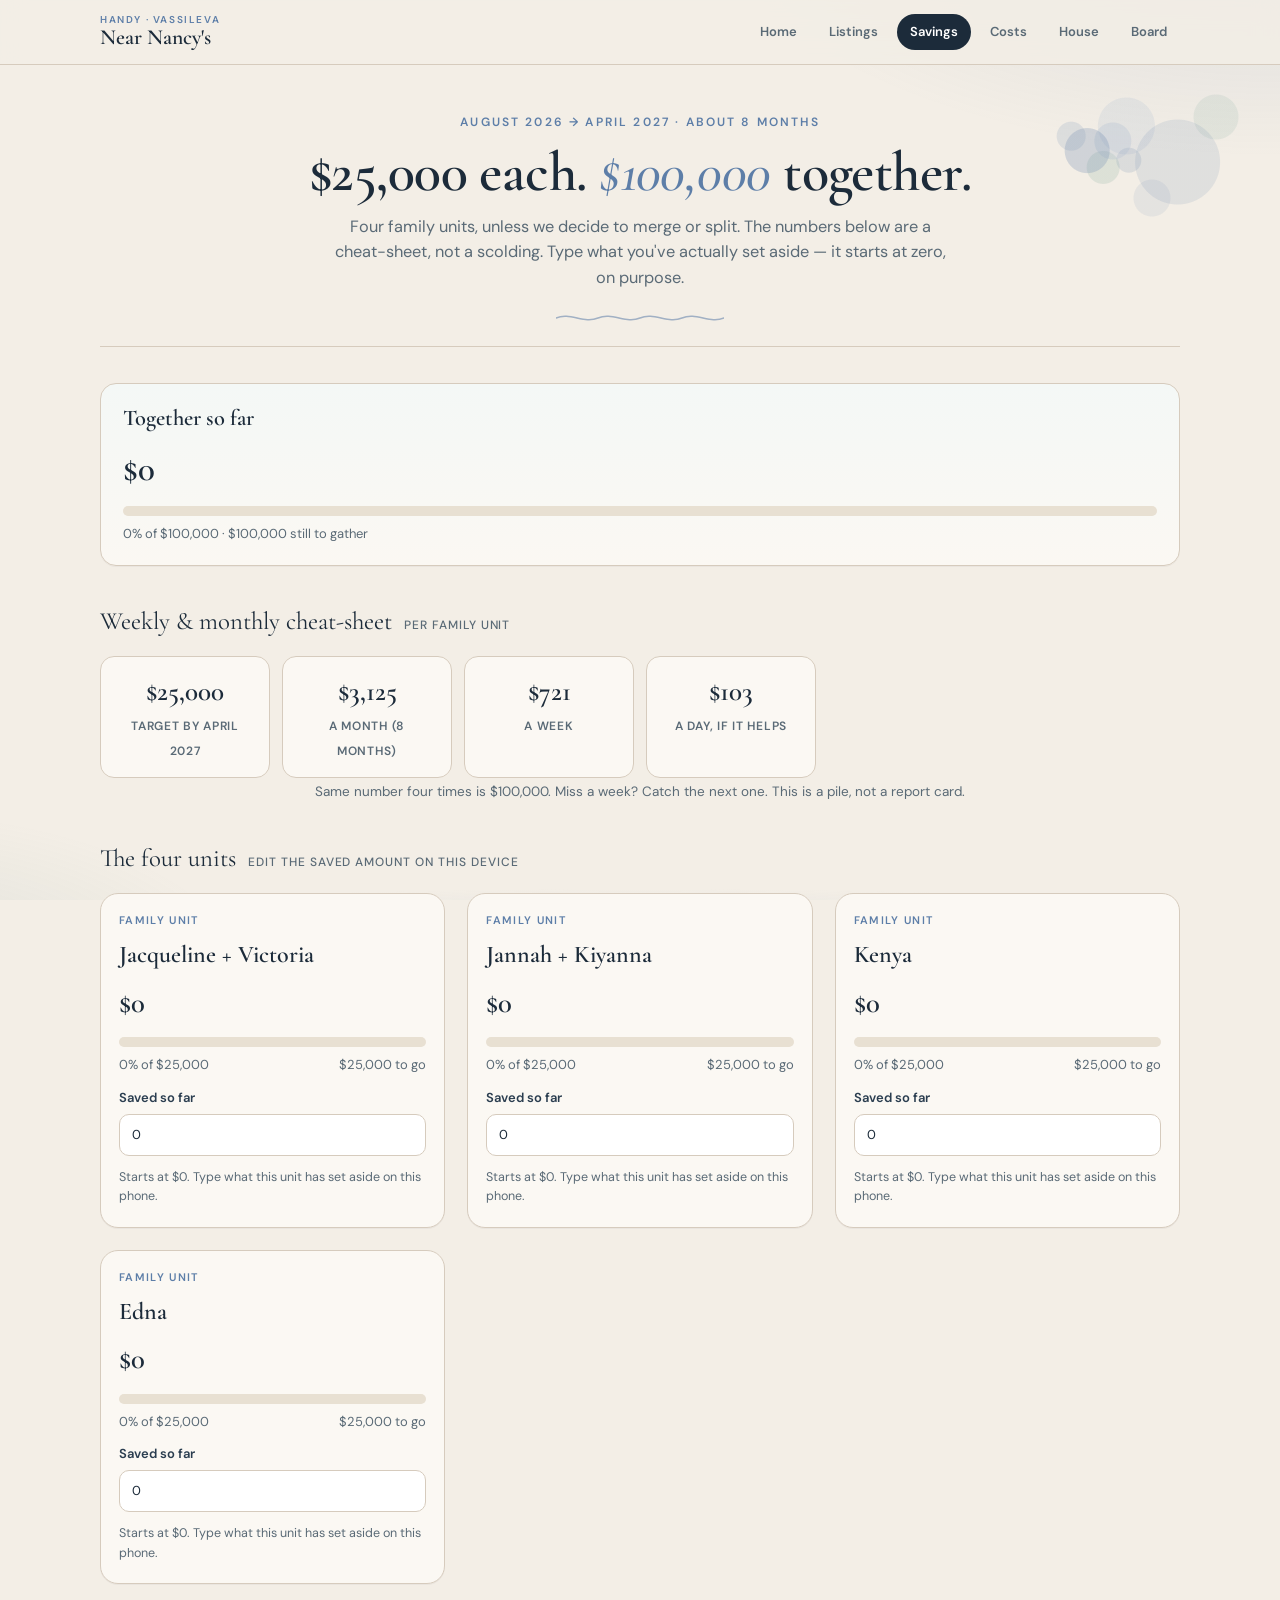
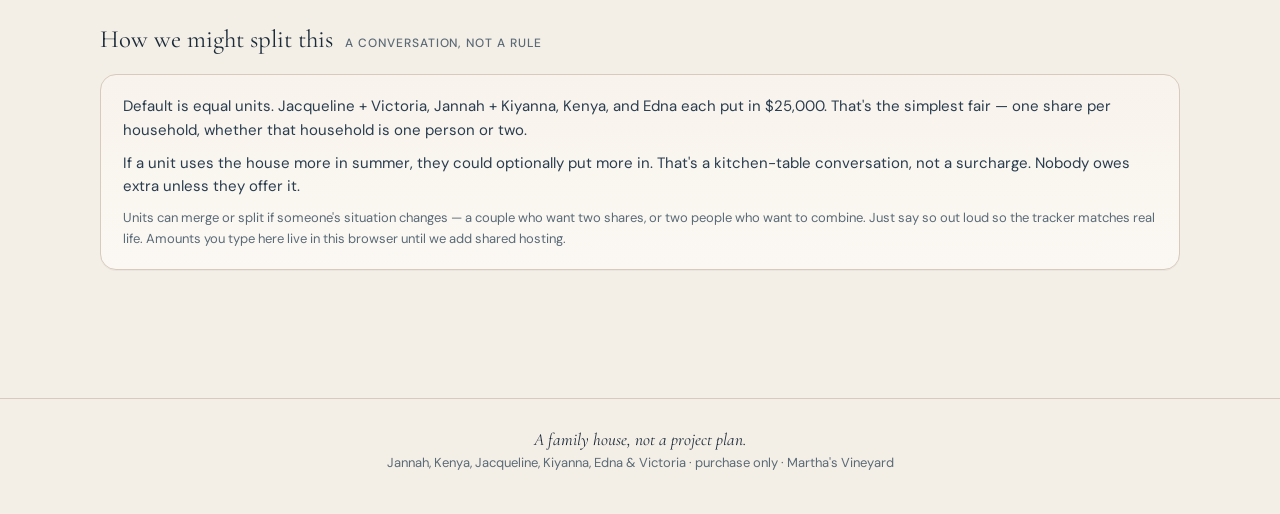
<file: savings.html>
<!DOCTYPE html>
<html lang="en">
<head>
  <meta charset="UTF-8" />
  <meta name="viewport" content="width=device-width, initial-scale=1" />
  <title>Savings — Near Nancy's</title>
  <link rel="preconnect" href="https://fonts.googleapis.com" />
  <link rel="preconnect" href="https://fonts.gstatic.com" crossorigin />
  <link href="https://fonts.googleapis.com/css2?family=Cormorant+Garamond:ital,wght@0,500;0,600;1,500&family=DM+Sans:ital,wght@0,400;0,500;0,600;1,400&display=swap" rel="stylesheet" />
  <link rel="stylesheet" href="styles.css" />
</head>
<body>
  <nav class="site-nav">
    <div class="inner">
      <a class="brand" href="index.html">
        <span>Handy · Vassileva</span>
        <strong>Near Nancy's</strong>
      </a>
      <div class="nav-links">
      <a href="index.html">Home</a>
      <a href="listings.html">Listings</a>
      <a href="savings.html" class="active">Savings</a>
      <a href="costs.html">Costs</a>
      <a href="house.html">House</a>
      <a href="board.html">Board</a>
      </div>
    </div>
  </nav>

  <div class="wrap">
    <header class="page-head">
      <div class="bloom" aria-hidden="true"></div>
      <div class="eyebrow">August 2026 → April 2027 · about 8 months</div>
      <h1>$25,000 each. <em>$100,000</em> together.</h1>
      <p class="sub">Four family units, unless we decide to merge or split. The numbers below are a cheat-sheet, not a scolding. Type what you've actually set aside — it starts at zero, on purpose.</p>
    </header>

    <div class="callout soft-green">
      <h3>Together so far</h3>
      <div class="money" id="total-saved" style="font-family:'Cormorant Garamond',Georgia,serif;font-size:2.2rem;font-weight:600">$0</div>
      <div class="progress-wrap">
        <div class="bar"><i id="total-bar"></i></div>
        <div class="progress-meta" id="total-meta">0% of $100,000</div>
      </div>
    </div>

    <div class="section-label">Weekly &amp; monthly cheat-sheet <span>per family unit</span></div>
    <div class="cheat">
      <div class="cell"><em>$25,000</em><span>Target by April 2027</span></div>
      <div class="cell"><em>$3,125</em><span>A month (8 months)</span></div>
      <div class="cell"><em>$721</em><span>A week</span></div>
      <div class="cell"><em>$103</em><span>A day, if it helps</span></div>
    </div>
    <p class="market-note">Same number four times is $100,000. Miss a week? Catch the next one. This is a pile, not a report card.</p>

    <div class="section-label">The four units <span>edit the saved amount on this device</span></div>
    <div class="grid" id="units"></div>

    <div class="section-label">How we might split this <span>a conversation, not a rule</span></div>
    <div class="callout soft-cedar">
      <p>Default is equal units. Jacqueline + Victoria, Jannah + Kiyanna, Kenya, and Edna each put in $25,000. That's the simplest fair — one share per household, whether that household is one person or two.</p>
      <p>If a unit uses the house more in summer, they could optionally put more in. That's a kitchen-table conversation, not a surcharge. Nobody owes extra unless they offer it.</p>
      <p class="hint">Units can merge or split if someone's situation changes — a couple who want two shares, or two people who want to combine. Just say so out loud so the tracker matches real life. Amounts you type here live in this browser until we add shared hosting.</p>
    </div>
  </div>
  <footer>
    <p><em>A family house, not a project plan.</em><br/>
    Jannah, Kenya, Jacqueline, Kiyanna, Edna &amp; Victoria · purchase only · Martha's Vineyard</p>
  </footer>

  <script>

    const KEY = "vineyard-savings-v1";
    const UNITS = [
      { id: "jacqueline-victoria", name: "Jacqueline + Victoria", who: "Jackie & Victoria" },
      { id: "jannah-kiyanna", name: "Jannah + Kiyanna", who: "Jannah & Kiyanna" },
      { id: "kenya", name: "Kenya", who: "Kenya" },
      { id: "edna", name: "Edna", who: "Edna Wells Handy" }
    ];
    const TARGET = 25000;
    const TOTAL = TARGET * UNITS.length;

    function load() {
      try { return JSON.parse(localStorage.getItem(KEY) || "{}"); } catch (e) { return {}; }
    }
    function save(data) { localStorage.setItem(KEY, JSON.stringify(data)); }
    function fmt(n) {
      return Number(n || 0).toLocaleString("en-US", { style: "currency", currency: "USD", maximumFractionDigits: 0 });
    }

    const data = load();
    UNITS.forEach((u) => { if (data[u.id] == null) data[u.id] = 0; });

    function pct(saved, target) {
      if (!target) return 0;
      return Math.max(0, Math.min(100, Math.round((saved / target) * 100)));
    }

    function render() {
      const grid = document.getElementById("units");
      grid.innerHTML = "";
      let sum = 0;
      UNITS.forEach((u) => {
        const saved = Number(data[u.id]) || 0;
        sum += saved;
        const p = pct(saved, TARGET);
        const card = document.createElement("article");
        card.className = "card unit-card";
        card.innerHTML =
          '<div class="card-body">' +
            '<div class="kicker" style="font-size:11px;letter-spacing:.12em;text-transform:uppercase;color:var(--hydrangea);font-weight:600">Family unit</div>' +
            '<h2 class="name">' + u.name + '</h2>' +
            '<div class="money">' + fmt(saved) + '</div>' +
            '<div class="progress-wrap">' +
              '<div class="bar"><i style="width:' + p + '%"></i></div>' +
              '<div class="progress-meta"><span>' + p + '% of ' + fmt(TARGET) + '</span><span>' + fmt(Math.max(0, TARGET - saved)) + ' to go</span></div>' +
            '</div>' +
            '<label>Saved so far <input type="number" min="0" step="50" data-unit="' + u.id + '" value="' + saved + '" /></label>' +
            '<p class="hint" style="font-size:12.5px;color:var(--muted)">Starts at $0. Type what this unit has set aside on this phone.</p>' +
          '</div>';
        grid.appendChild(card);
      });

      const tp = pct(sum, TOTAL);
      document.getElementById("total-saved").textContent = fmt(sum);
      document.getElementById("total-bar").style.width = tp + "%";
      document.getElementById("total-meta").textContent = tp + "% of " + fmt(TOTAL) + " · " + fmt(Math.max(0, TOTAL - sum)) + " still to gather";
    }

    document.getElementById("units").addEventListener("input", (e) => {
      const input = e.target.closest("[data-unit]");
      if (!input) return;
      data[input.dataset.unit] = Math.max(0, Number(input.value) || 0);
      save(data);
      // update bars without stealing focus
      const saved = data[input.dataset.unit];
      const card = input.closest(".card");
      card.querySelector(".money").textContent = fmt(saved);
      const p = pct(saved, TARGET);
      card.querySelector(".bar > i").style.width = p + "%";
      card.querySelector(".progress-meta").innerHTML = "<span>" + p + "% of " + fmt(TARGET) + "</span><span>" + fmt(Math.max(0, TARGET - saved)) + " to go</span>";
      let sum = UNITS.reduce((acc, u) => acc + (Number(data[u.id]) || 0), 0);
      const tp = pct(sum, TOTAL);
      document.getElementById("total-saved").textContent = fmt(sum);
      document.getElementById("total-bar").style.width = tp + "%";
      document.getElementById("total-meta").textContent = tp + "% of " + fmt(TOTAL) + " · " + fmt(Math.max(0, TOTAL - sum)) + " still to gather";
    });

    render();

  </script>
</body>
</html>
</file>
<file: styles.css>
/* Handy / Vassileva — Martha's Vineyard family house
   Coastal palette: weathered cedar, hydrangea, sea-glass, fog, warm paper, navy ink. */

:root {
  --ink: #1c2b3a;
  --ink-soft: #2a3d4f;
  --muted: #5a6a76;
  --paper: #f3eee6;
  --paper-deep: #e8e0d2;
  --card: #fbf8f3;
  --line: #d6cbbd;
  --cedar: #8a6b52;
  --cedar-deep: #6e5340;
  --cedar-soft: #efe4d6;
  --hydrangea: #5d7ea8;
  --hydrangea-deep: #3f5d82;
  --hydrangea-soft: #dce6f0;
  --seaglass: #6f9e8f;
  --seaglass-deep: #4d7a6c;
  --seaglass-soft: #dceae4;
  --fog: #c5d0d8;
  --fog-wash: rgba(197, 208, 216, 0.28);
  --green: #3d6b55;
  --green-soft: #e4f0e9;
  --amber: #9a6b2f;
  --amber-soft: #f4ead8;
  --rose: #8b4d5a;
  --rose-soft: #f3e4e7;
  --shadow: 0 1px 0 rgba(28, 43, 58, 0.04);
  --shadow-hover: 0 16px 36px rgba(28, 43, 58, 0.09);
  --radius: 18px;
  --nav-h: 64px;
}

* { box-sizing: border-box; margin: 0; padding: 0; }

html { scroll-behavior: smooth; }

body {
  font-family: "DM Sans", system-ui, sans-serif;
  background: var(--paper);
  color: var(--ink);
  line-height: 1.55;
  min-height: 100vh;
  position: relative;
}

/* Subtle ocean fog + hydrangea blooms — CSS only, no clipart */
body::before {
  content: "";
  position: fixed;
  inset: 0;
  pointer-events: none;
  z-index: 0;
  background:
    radial-gradient(ellipse 80% 50% at 100% -10%, rgba(93, 126, 168, 0.16), transparent 55%),
    radial-gradient(ellipse 60% 40% at -10% 110%, rgba(111, 158, 143, 0.14), transparent 50%),
    radial-gradient(circle at 92% 18%, rgba(93, 126, 168, 0.13) 0 42px, transparent 43px),
    radial-gradient(circle at 88% 14%, rgba(155, 176, 204, 0.16) 0 28px, transparent 29px),
    radial-gradient(circle at 95% 13%, rgba(111, 158, 143, 0.12) 0 22px, transparent 23px),
    radial-gradient(circle at 90% 22%, rgba(124, 148, 184, 0.12) 0 18px, transparent 19px);
}

body::after {
  content: "";
  position: fixed;
  left: 0;
  right: 0;
  bottom: 0;
  height: 140px;
  pointer-events: none;
  z-index: 0;
  background:
    radial-gradient(ellipse 120% 80% at 50% 140%, rgba(197, 208, 216, 0.45), transparent 60%);
}

.wrap {
  position: relative;
  z-index: 1;
  max-width: 1120px;
  margin: 0 auto;
  padding: 28px 20px 80px;
}

/* —— Nav —— */
.site-nav {
  position: sticky;
  top: 0;
  z-index: 20;
  background: rgba(243, 238, 230, 0.86);
  backdrop-filter: blur(12px);
  border-bottom: 1px solid var(--line);
}

.site-nav .inner {
  max-width: 1120px;
  margin: 0 auto;
  padding: 10px 20px;
  display: flex;
  align-items: center;
  justify-content: space-between;
  gap: 16px;
  min-height: var(--nav-h);
}

.brand {
  text-decoration: none;
  color: var(--ink);
  display: flex;
  flex-direction: column;
  line-height: 1.15;
  flex-shrink: 0;
}

.brand strong {
  font-family: "Cormorant Garamond", Georgia, serif;
  font-size: 1.35rem;
  font-weight: 600;
}

.brand span {
  font-size: 10px;
  letter-spacing: 0.16em;
  text-transform: uppercase;
  color: var(--hydrangea);
  font-weight: 600;
}

.nav-links {
  display: flex;
  flex-wrap: wrap;
  gap: 6px;
  justify-content: flex-end;
}

.nav-links a {
  text-decoration: none;
  font-size: 13px;
  font-weight: 600;
  color: var(--muted);
  border: 1px solid transparent;
  border-radius: 999px;
  padding: 7px 12px;
  transition: all 0.15s ease;
}

.nav-links a:hover {
  color: var(--hydrangea-deep);
  background: var(--hydrangea-soft);
}

.nav-links a.active {
  color: #fff;
  background: var(--ink);
}

/* —— Type —— */
.eyebrow {
  font-size: 12px;
  letter-spacing: 0.18em;
  text-transform: uppercase;
  color: var(--hydrangea);
  font-weight: 600;
  margin-bottom: 10px;
}

h1 {
  font-family: "Cormorant Garamond", Georgia, serif;
  font-size: clamp(2.2rem, 5vw, 3.5rem);
  font-weight: 600;
  line-height: 1.08;
  margin-bottom: 12px;
  letter-spacing: -0.01em;
}

h1 em {
  font-style: italic;
  font-weight: 500;
  color: var(--hydrangea);
}

h2 {
  font-family: "Cormorant Garamond", Georgia, serif;
  font-size: clamp(1.6rem, 3vw, 2rem);
  font-weight: 600;
  line-height: 1.2;
}

h3 {
  font-family: "Cormorant Garamond", Georgia, serif;
  font-size: 1.4rem;
  font-weight: 600;
  line-height: 1.25;
}

.sub {
  color: var(--muted);
  max-width: 620px;
  font-size: 1.02rem;
}

.lede {
  color: var(--ink-soft);
  max-width: 640px;
  font-size: 1.05rem;
}

/* —— Page header —— */
.page-head {
  text-align: center;
  margin-bottom: 36px;
  padding: 20px 0 28px;
  border-bottom: 1px solid var(--line);
  position: relative;
}

.page-head .sub,
.page-head .lede {
  margin: 0 auto;
}

.page-head .bloom {
  position: absolute;
  width: 160px;
  height: 120px;
  right: 0;
  top: 0;
  pointer-events: none;
  opacity: 0.85;
  background:
    radial-gradient(circle at 42% 48%, rgba(93, 126, 168, 0.28) 0 22px, transparent 23px),
    radial-gradient(circle at 58% 40%, rgba(155, 176, 204, 0.26) 0 18px, transparent 19px),
    radial-gradient(circle at 52% 62%, rgba(111, 158, 143, 0.2) 0 16px, transparent 17px),
    radial-gradient(circle at 32% 36%, rgba(124, 148, 184, 0.22) 0 14px, transparent 15px),
    radial-gradient(circle at 68% 56%, rgba(93, 126, 168, 0.18) 0 12px, transparent 13px);
}

/* —— Cards / grids —— */
.grid {
  display: grid;
  grid-template-columns: repeat(auto-fill, minmax(300px, 1fr));
  gap: 22px;
}

.card {
  background: var(--card);
  border: 1px solid var(--line);
  border-radius: var(--radius);
  overflow: hidden;
  display: flex;
  flex-direction: column;
  transition: transform 0.18s ease, box-shadow 0.18s ease;
  box-shadow: var(--shadow);
}

.card:hover {
  transform: translateY(-3px);
  box-shadow: var(--shadow-hover);
}

.card.hidden { display: none; }

.card-body {
  padding: 18px 18px 20px;
  display: flex;
  flex-direction: column;
  gap: 12px;
  flex: 1;
}

.link-card {
  text-decoration: none;
  color: inherit;
}

.link-card .kicker {
  font-size: 11px;
  letter-spacing: 0.12em;
  text-transform: uppercase;
  color: var(--hydrangea);
  font-weight: 600;
}

.link-card h2 {
  font-size: 1.7rem;
}

.link-card p {
  color: var(--muted);
  font-size: 14px;
  flex: 1;
}

.link-card .go {
  margin-top: 6px;
  font-size: 13px;
  font-weight: 600;
  color: var(--cedar-deep);
}

/* Criteria */
.criteria {
  display: grid;
  grid-template-columns: repeat(auto-fill, minmax(240px, 1fr));
  gap: 14px;
  margin: 8px 0 8px;
}

.criterion {
  background: var(--card);
  border: 1px solid var(--line);
  border-radius: 14px;
  padding: 16px 16px 16px 18px;
  display: grid;
  gap: 6px;
  box-shadow: var(--shadow);
  position: relative;
  overflow: hidden;
}

.criterion::before {
  content: "";
  position: absolute;
  left: 0;
  top: 0;
  bottom: 0;
  width: 4px;
  background: linear-gradient(180deg, var(--hydrangea), var(--seaglass));
}

.criterion strong {
  font-size: 14px;
  font-weight: 600;
}

.criterion span {
  font-size: 13px;
  color: var(--muted);
}

/* Callout */
.callout {
  background: var(--card);
  border: 1px solid var(--line);
  border-radius: 16px;
  padding: 20px 22px;
  display: grid;
  gap: 10px;
  box-shadow: var(--shadow);
}

.callout.soft-blue { background: linear-gradient(180deg, #f7f9fc, var(--card)); }
.callout.soft-green { background: linear-gradient(180deg, #f4f8f6, var(--card)); }
.callout.soft-cedar { background: linear-gradient(180deg, #f8f3ec, var(--card)); }

.callout p { color: var(--ink-soft); font-size: 15px; }
.callout .hint { font-size: 13px; color: var(--muted); }

.section-label {
  font-family: "Cormorant Garamond", Georgia, serif;
  font-size: 1.55rem;
  margin: 36px 0 16px;
  display: flex;
  align-items: baseline;
  gap: 12px;
  flex-wrap: wrap;
}

.section-label span {
  font-family: "DM Sans", sans-serif;
  font-size: 12px;
  letter-spacing: 0.08em;
  text-transform: uppercase;
  color: var(--muted);
  font-weight: 500;
}

/* Chips / filters */
.filters {
  display: flex;
  flex-wrap: wrap;
  gap: 8px;
  justify-content: center;
  margin: 22px 0 8px;
}

.chip {
  border: 1px solid var(--line);
  background: var(--card);
  color: var(--muted);
  border-radius: 999px;
  padding: 7px 14px;
  font-size: 13px;
  font-weight: 500;
  cursor: pointer;
  transition: all 0.15s ease;
  font-family: inherit;
}

.chip:hover { border-color: var(--hydrangea); color: var(--hydrangea-deep); }
.chip.active {
  background: var(--ink);
  border-color: var(--ink);
  color: #fff;
}

/* Buttons */
.btn {
  display: inline-flex;
  align-items: center;
  justify-content: center;
  gap: 6px;
  text-decoration: none;
  border: none;
  border-radius: 999px;
  padding: 10px 14px;
  font-size: 13px;
  font-weight: 600;
  font-family: inherit;
  cursor: pointer;
  transition: background 0.15s ease, color 0.15s ease, border-color 0.15s ease;
}

.btn.primary { background: var(--ink); color: #fff; }
.btn.primary:hover { background: var(--hydrangea-deep); }
.btn.ghost {
  background: var(--hydrangea-soft);
  color: var(--hydrangea-deep);
}
.btn.ghost:hover { background: #cdd9e8; }
.btn.cedar {
  background: var(--cedar-soft);
  color: var(--cedar-deep);
}
.btn.outline {
  background: transparent;
  color: var(--ink);
  border: 1px solid var(--line);
}
.btn.outline:hover { border-color: var(--hydrangea); color: var(--hydrangea-deep); }

.actions { display: flex; gap: 8px; margin-top: 4px; flex-wrap: wrap; }

/* Forms */
label {
  display: grid;
  gap: 6px;
  font-size: 13px;
  font-weight: 600;
  color: var(--ink-soft);
}

input[type="text"],
input[type="number"],
input[type="date"],
select,
textarea {
  width: 100%;
  border: 1px solid var(--line);
  border-radius: 10px;
  padding: 10px 12px;
  font: inherit;
  font-weight: 400;
  background: #fff;
  color: var(--ink);
}

textarea { min-height: 88px; resize: vertical; }

input:focus, select:focus, textarea:focus {
  outline: 2px solid var(--hydrangea-soft);
  border-color: var(--hydrangea);
}

.form-grid {
  display: grid;
  grid-template-columns: 1fr 1fr;
  gap: 14px;
}

.form-grid .full { grid-column: 1 / -1; }

/* Listing cards */
.photo {
  position: relative;
  aspect-ratio: 16 / 10;
  overflow: hidden;
  background:
    linear-gradient(160deg, #c5d0d8 0%, #8fa8b8 42%, #5d7ea8 100%);
}

.photo.ph-land {
  background: linear-gradient(150deg, #dceae4 0%, #8fb8a4 45%, #4d7a6c 100%);
}
.photo.ph-2 {
  background: linear-gradient(145deg, #efe4d6 0%, #c4a888 48%, #6e5340 100%);
}
.photo.ph-3 {
  background: linear-gradient(155deg, #dce6f0 0%, #9bb0cc 45%, #3f5d82 100%);
}

.photo img {
  width: 100%;
  height: 100%;
  object-fit: cover;
  display: block;
}

.photo .carousel-track {
  position: absolute;
  inset: 0;
}

.photo .carousel-slide {
  position: absolute;
  inset: 0;
  width: 100%;
  height: 100%;
  object-fit: cover;
  opacity: 0;
  transition: opacity 0.28s ease;
  pointer-events: none;
}

.photo .carousel-slide.is-active {
  opacity: 1;
  pointer-events: auto;
}

.photo.has-carousel {
  cursor: pointer;
  user-select: none;
  -webkit-user-select: none;
  touch-action: pan-y;
}

.carousel-btn {
  position: absolute;
  top: 50%;
  transform: translateY(-50%);
  z-index: 3;
  width: 34px;
  height: 34px;
  border: none;
  border-radius: 999px;
  background: rgba(251, 248, 243, 0.9);
  color: var(--ink);
  font-size: 22px;
  line-height: 1;
  display: flex;
  align-items: center;
  justify-content: center;
  cursor: pointer;
  box-shadow: 0 2px 10px rgba(28, 43, 58, 0.12);
  opacity: 0.92;
  transition: background 0.15s ease, opacity 0.15s ease;
}

.carousel-btn:hover,
.carousel-btn:focus-visible {
  background: #fff;
  opacity: 1;
  outline: none;
}

.carousel-btn.prev { left: 10px; }
.carousel-btn.next { right: 10px; }

.carousel-count {
  position: absolute;
  top: 12px;
  right: 12px;
  z-index: 3;
  background: rgba(28, 43, 58, 0.62);
  color: #fbf8f3;
  backdrop-filter: blur(6px);
  border-radius: 999px;
  padding: 4px 9px;
  font-size: 11px;
  font-weight: 600;
  letter-spacing: 0.04em;
  pointer-events: none;
}

.carousel-dots {
  position: absolute;
  left: 50%;
  bottom: 12px;
  transform: translateX(-50%);
  z-index: 3;
  display: flex;
  gap: 5px;
  padding: 4px 8px;
  border-radius: 999px;
  background: rgba(28, 43, 58, 0.28);
  backdrop-filter: blur(4px);
  max-width: calc(100% - 24px);
  overflow: hidden;
}

.carousel-dot {
  width: 7px;
  height: 7px;
  border-radius: 999px;
  border: none;
  padding: 0;
  background: rgba(251, 248, 243, 0.45);
  cursor: pointer;
  flex: 0 0 auto;
}

.carousel-dot.is-active {
  background: #fbf8f3;
  width: 16px;
}

@media (max-width: 640px) {
  .carousel-btn {
    width: 30px;
    height: 30px;
    font-size: 20px;
  }
  .carousel-dots { bottom: 10px; }
  /* Keep town chip clear of dots */
  .photo.has-carousel .photo-chip {
    bottom: 34px;
  }
}


.photo-chip {
  position: absolute;
  bottom: 12px;
  left: 12px;
  background: rgba(251, 248, 243, 0.92);
  backdrop-filter: blur(6px);
  border-radius: 999px;
  padding: 5px 10px;
  font-size: 12px;
  font-weight: 600;
}

.badge {
  position: absolute;
  top: 12px;
  left: 12px;
  background: rgba(251, 248, 243, 0.92);
  backdrop-filter: blur(6px);
  border-radius: 999px;
  padding: 5px 10px;
  font-size: 11px;
  font-weight: 600;
  letter-spacing: 0.04em;
  text-transform: uppercase;
}

.badge.strong { color: var(--green); }
.badge.stretch-budget { color: var(--amber); }
.badge.fourbed-expandable,
.badge.fit-4bed { color: var(--hydrangea-deep); }
.badge.land { color: var(--cedar-deep); }

.meta { color: var(--muted); font-size: 13px; }

.name {
  font-family: "Cormorant Garamond", Georgia, serif;
  font-size: 1.5rem;
  font-weight: 600;
  line-height: 1.15;
}

.price {
  font-weight: 600;
  font-size: 1.05rem;
}

.tags { display: flex; flex-wrap: wrap; gap: 6px; }

.tag {
  font-size: 11px;
  font-weight: 600;
  letter-spacing: 0.03em;
  text-transform: uppercase;
  border-radius: 999px;
  padding: 4px 9px;
  background: var(--hydrangea-soft);
  color: var(--hydrangea-deep);
}

.tag.pool { background: var(--seaglass-soft); color: var(--seaglass-deep); }
.tag.beach { background: var(--hydrangea-soft); color: var(--hydrangea-deep); }
.tag.land { background: var(--cedar-soft); color: var(--cedar-deep); }

.notes {
  font-size: 13.5px;
  color: #3a4450;
  line-height: 1.45;
}

.vote-row {
  display: flex;
  gap: 6px;
  flex-wrap: wrap;
}

.vote {
  flex: 1;
  min-width: 72px;
  border: 1px solid var(--line);
  background: #fff;
  color: var(--muted);
  border-radius: 999px;
  padding: 7px 10px;
  font-size: 12px;
  font-weight: 600;
  cursor: pointer;
  font-family: inherit;
}

.vote:hover { border-color: var(--hydrangea); color: var(--hydrangea-deep); }
.vote.love.active { background: var(--green-soft); color: var(--green); border-color: #b7d2c3; }
.vote.maybe.active { background: var(--amber-soft); color: var(--amber); border-color: #e4d2b0; }
.vote.pass.active { background: var(--rose-soft); color: var(--rose); border-color: #e4c5cb; }

.card-note {
  min-height: 56px;
  font-size: 13px;
}

.market-note {
  text-align: center;
  color: var(--muted);
  font-size: 13.5px;
  margin: 4px 0 18px;
}

.empty {
  text-align: center;
  padding: 48px 20px;
  background: var(--card);
  border: 1px dashed var(--line);
  border-radius: 18px;
}

.empty h3 { margin-bottom: 8px; }
.empty p { color: var(--muted); max-width: 420px; margin: 0 auto; }

/* Savings */
.progress-wrap { display: grid; gap: 8px; }
.progress-meta {
  display: flex;
  justify-content: space-between;
  font-size: 13px;
  color: var(--muted);
}
.bar {
  height: 10px;
  background: var(--paper-deep);
  border-radius: 999px;
  overflow: hidden;
}
.bar > i {
  display: block;
  height: 100%;
  width: 0;
  background: linear-gradient(90deg, var(--seaglass), var(--hydrangea));
  border-radius: inherit;
  transition: width 0.4s ease;
}

.unit-card .money {
  font-family: "Cormorant Garamond", Georgia, serif;
  font-size: 1.8rem;
  font-weight: 600;
}

.cheat {
  display: grid;
  grid-template-columns: repeat(auto-fill, minmax(160px, 1fr));
  gap: 12px;
}

.cheat .cell {
  background: var(--card);
  border: 1px solid var(--line);
  border-radius: 14px;
  padding: 14px 16px;
  text-align: center;
}

.cheat .cell em {
  display: block;
  font-family: "Cormorant Garamond", Georgia, serif;
  font-style: normal;
  font-size: 1.7rem;
  font-weight: 600;
  color: var(--ink);
}

.cheat .cell span {
  font-size: 12px;
  letter-spacing: 0.06em;
  text-transform: uppercase;
  color: var(--muted);
  font-weight: 600;
}

/* Rules */
.rule-list {
  list-style: none;
  display: grid;
  gap: 12px;
}

.rule-list li {
  background: var(--card);
  border: 1px solid var(--line);
  border-radius: 14px;
  padding: 16px 18px;
  display: grid;
  grid-template-columns: 36px 1fr;
  gap: 12px;
  align-items: start;
}

.rule-num {
  width: 36px;
  height: 36px;
  border-radius: 50%;
  background: var(--hydrangea-soft);
  color: var(--hydrangea-deep);
  display: grid;
  place-items: center;
  font-family: "Cormorant Garamond", Georgia, serif;
  font-size: 1.2rem;
  font-weight: 600;
}

.rule-list h3 { font-size: 1.2rem; margin-bottom: 4px; }
.rule-list p { font-size: 14px; color: var(--ink-soft); }

.request-item {
  padding: 16px 18px;
  border-bottom: 1px solid var(--line);
}

.request-item:last-child { border-bottom: none; }

.request-item .when {
  font-family: "Cormorant Garamond", Georgia, serif;
  font-size: 1.25rem;
  font-weight: 600;
}

/* Board */
.prompt-grid {
  display: grid;
  grid-template-columns: repeat(auto-fill, minmax(220px, 1fr));
  gap: 12px;
}

.prompt {
  text-align: left;
  background: var(--card);
  border: 1px dashed var(--line);
  border-radius: 14px;
  padding: 14px 16px;
  cursor: pointer;
  font-family: inherit;
  color: var(--ink);
  transition: border-color 0.15s ease, background 0.15s ease;
}

.prompt:hover {
  border-color: var(--hydrangea);
  background: #f7f9fc;
}

.prompt small {
  display: block;
  font-size: 11px;
  letter-spacing: 0.1em;
  text-transform: uppercase;
  color: var(--hydrangea);
  font-weight: 600;
  margin-bottom: 6px;
}

.prompt span {
  font-family: "Cormorant Garamond", Georgia, serif;
  font-size: 1.2rem;
  font-weight: 600;
  line-height: 1.25;
}

.post {
  background: var(--card);
  border: 1px solid var(--line);
  border-radius: 16px;
  padding: 16px 18px;
}

.post .who {
  font-weight: 600;
  font-size: 14px;
}

.post .when {
  font-size: 12px;
  color: var(--muted);
}

.post p {
  margin-top: 8px;
  white-space: pre-wrap;
  font-size: 15px;
}

.posts { display: grid; gap: 12px; }

/* Family strip */
.family {
  display: flex;
  flex-wrap: wrap;
  gap: 8px;
  justify-content: center;
  margin-top: 20px;
}

.family i {
  font-style: normal;
  font-size: 13px;
  background: var(--card);
  border: 1px solid var(--line);
  border-radius: 999px;
  padding: 6px 12px;
  color: var(--ink-soft);
}

/* Footer */
footer {
  position: relative;
  z-index: 1;
  margin-top: 48px;
  text-align: center;
  color: var(--muted);
  font-size: 13px;
  padding: 28px 20px 40px;
  border-top: 1px solid var(--line);
}

footer em {
  font-family: "Cormorant Garamond", Georgia, serif;
  font-style: italic;
  font-size: 1.08rem;
  color: var(--ink);
}

.wave {
  display: block;
  width: 100%;
  height: 36px;
  margin: 8px 0 0;
}

.stack { display: grid; gap: 16px; }
.two-col {
  display: grid;
  grid-template-columns: 1fr 1fr;
  gap: 22px;
  align-items: start;
}

.saved-ok {
  font-size: 12px;
  color: var(--seaglass-deep);
  font-weight: 600;
}

@media (max-width: 720px) {
  .site-nav .inner { flex-direction: column; align-items: stretch; gap: 8px; padding: 12px 16px; }
  .nav-links { justify-content: flex-start; }
  .form-grid, .two-col { grid-template-columns: 1fr; }
  .page-head .bloom { display: none; }
  .wrap { padding: 20px 16px 64px; }
}

@media (prefers-reduced-motion: reduce) {
  html { scroll-behavior: auto; }
  .card { transition: none; }
  .bar > i { transition: none; }
}

.page-head::after {
  content: "";
  display: block;
  width: 168px;
  height: 14px;
  margin: 20px auto -6px;
  background: url("data:image/svg+xml,%3Csvg xmlns='http://www.w3.org/2000/svg' viewBox='0 0 168 14' fill='none'%3E%3Cpath d='M0 8 C14 2 28 14 42 8 C56 2 70 14 84 8 C98 2 112 14 126 8 C140 2 154 14 168 8' stroke='%235d7ea8' stroke-width='1.4' stroke-linecap='round'/%3E%3C/svg%3E") center / contain no-repeat;
  opacity: 0.55;
}
.notes, .meta { overflow-wrap: anywhere; }

/* Who are you + family reactions */
.who-block {
  margin: 22px auto 4px;
  max-width: 560px;
  text-align: center;
}
.who-label {
  font-size: 12px;
  letter-spacing: 0.1em;
  text-transform: uppercase;
  color: var(--muted);
  font-weight: 600;
  margin-bottom: 8px;
}
.who-hint {
  font-size: 13.5px;
  color: var(--ink-soft);
  margin: 0 0 12px;
}
.who-chips {
  display: flex;
  flex-wrap: wrap;
  gap: 8px;
  justify-content: center;
}
.who-chip {
  border: 1px solid var(--line);
  background: var(--card);
  color: var(--ink-soft);
  border-radius: 999px;
  padding: 8px 14px;
  font-size: 14px;
  font-weight: 600;
  cursor: pointer;
  font-family: inherit;
}
.who-chip:hover { border-color: var(--hydrangea); color: var(--hydrangea-deep); }
.who-chip.active {
  background: var(--hydrangea);
  border-color: var(--hydrangea);
  color: #fff;
}
.family-react {
  margin-top: 10px;
  display: grid;
  gap: 6px;
}
.family-react.empty-react {
  font-size: 12.5px;
  color: var(--muted);
}
.react-pills {
  display: flex;
  flex-wrap: wrap;
  gap: 6px;
}
.react-pill {
  font-size: 12px;
  font-weight: 600;
  border-radius: 999px;
  padding: 3px 9px;
  background: var(--paper-deep);
  color: var(--ink-soft);
}
.react-pill.love { background: var(--green-soft); color: var(--green); }
.react-pill.maybe { background: var(--amber-soft); color: var(--amber); }
.react-pill.pass { background: var(--rose-soft); color: var(--rose); }
.family-note {
  font-size: 13px;
  color: var(--ink-soft);
  line-height: 1.4;
}
.family-note strong { color: var(--ink); font-weight: 600; }
.card-note:disabled {
  opacity: 0.65;
  cursor: not-allowed;
}

.status-flag {
  position: absolute;
  top: 44px;
  left: 12px;
  z-index: 4;
  border-radius: 999px;
  padding: 5px 10px;
  font-size: 11px;
  font-weight: 700;
  letter-spacing: 0.06em;
  text-transform: uppercase;
  color: #fbf8f3;
  background: rgba(138, 77, 90, 0.92);
}
.status-flag.pending,
.status-flag.contingent { background: rgba(154, 107, 47, 0.94); }
.status-flag.sold { background: rgba(28, 43, 58, 0.88); }

.status-line {
  font-size: 13.5px;
  font-weight: 600;
  line-height: 1.35;
  padding: 8px 10px;
  border-radius: 10px;
}
.status-line.pending,
.status-line.contingent {
  background: var(--amber-soft);
  color: var(--amber);
}
.status-line.sold {
  background: #ece8e2;
  color: var(--ink-soft);
}

.card.is-pending,
.card.is-contingent {
  box-shadow: inset 0 0 0 2px rgba(154, 107, 47, 0.35);
}
.card.is-sold {
  opacity: 0.72;
  filter: grayscale(0.25);
}
.card.is-sold .price::after {
  content: " · not buyable";
  font-weight: 500;
  color: var(--muted);
  font-size: 0.85em;
}

.photo.has-carousel .status-flag { top: 44px; }


/* Costs calculator */
.tax-table-grid {
  display: grid;
  grid-template-columns: repeat(auto-fill, minmax(260px, 1fr));
  gap: 12px;
}
.soft-inset {
  background: var(--card);
  border: 1px solid var(--line);
  box-shadow: none;
}
.cost-list {
  list-style: none;
  display: grid;
  gap: 8px;
  margin-top: 8px;
  font-size: 14px;
  color: var(--ink-soft);
}
.cost-list li em {
  font-family: "Cormorant Garamond", Georgia, serif;
  font-style: normal;
  font-weight: 600;
  color: var(--ink);
}
.toggle-row {
  display: flex !important;
  align-items: center;
  gap: 10px;
  grid-template-columns: none !important;
  font-weight: 600;
  padding: 8px 0;
}
.toggle-row input[type="checkbox"] {
  width: 18px;
  height: 18px;
  accent-color: var(--hydrangea-deep);
}
.muted-inline {
  font-weight: 400;
  color: var(--muted);
  font-size: 12px;
}
.calc-card input[type="range"] {
  width: 100%;
  accent-color: var(--hydrangea-deep);
}
.calc-out {
  margin-top: 18px;
  padding-top: 16px;
  border-top: 1px solid var(--line);
}
</file>
